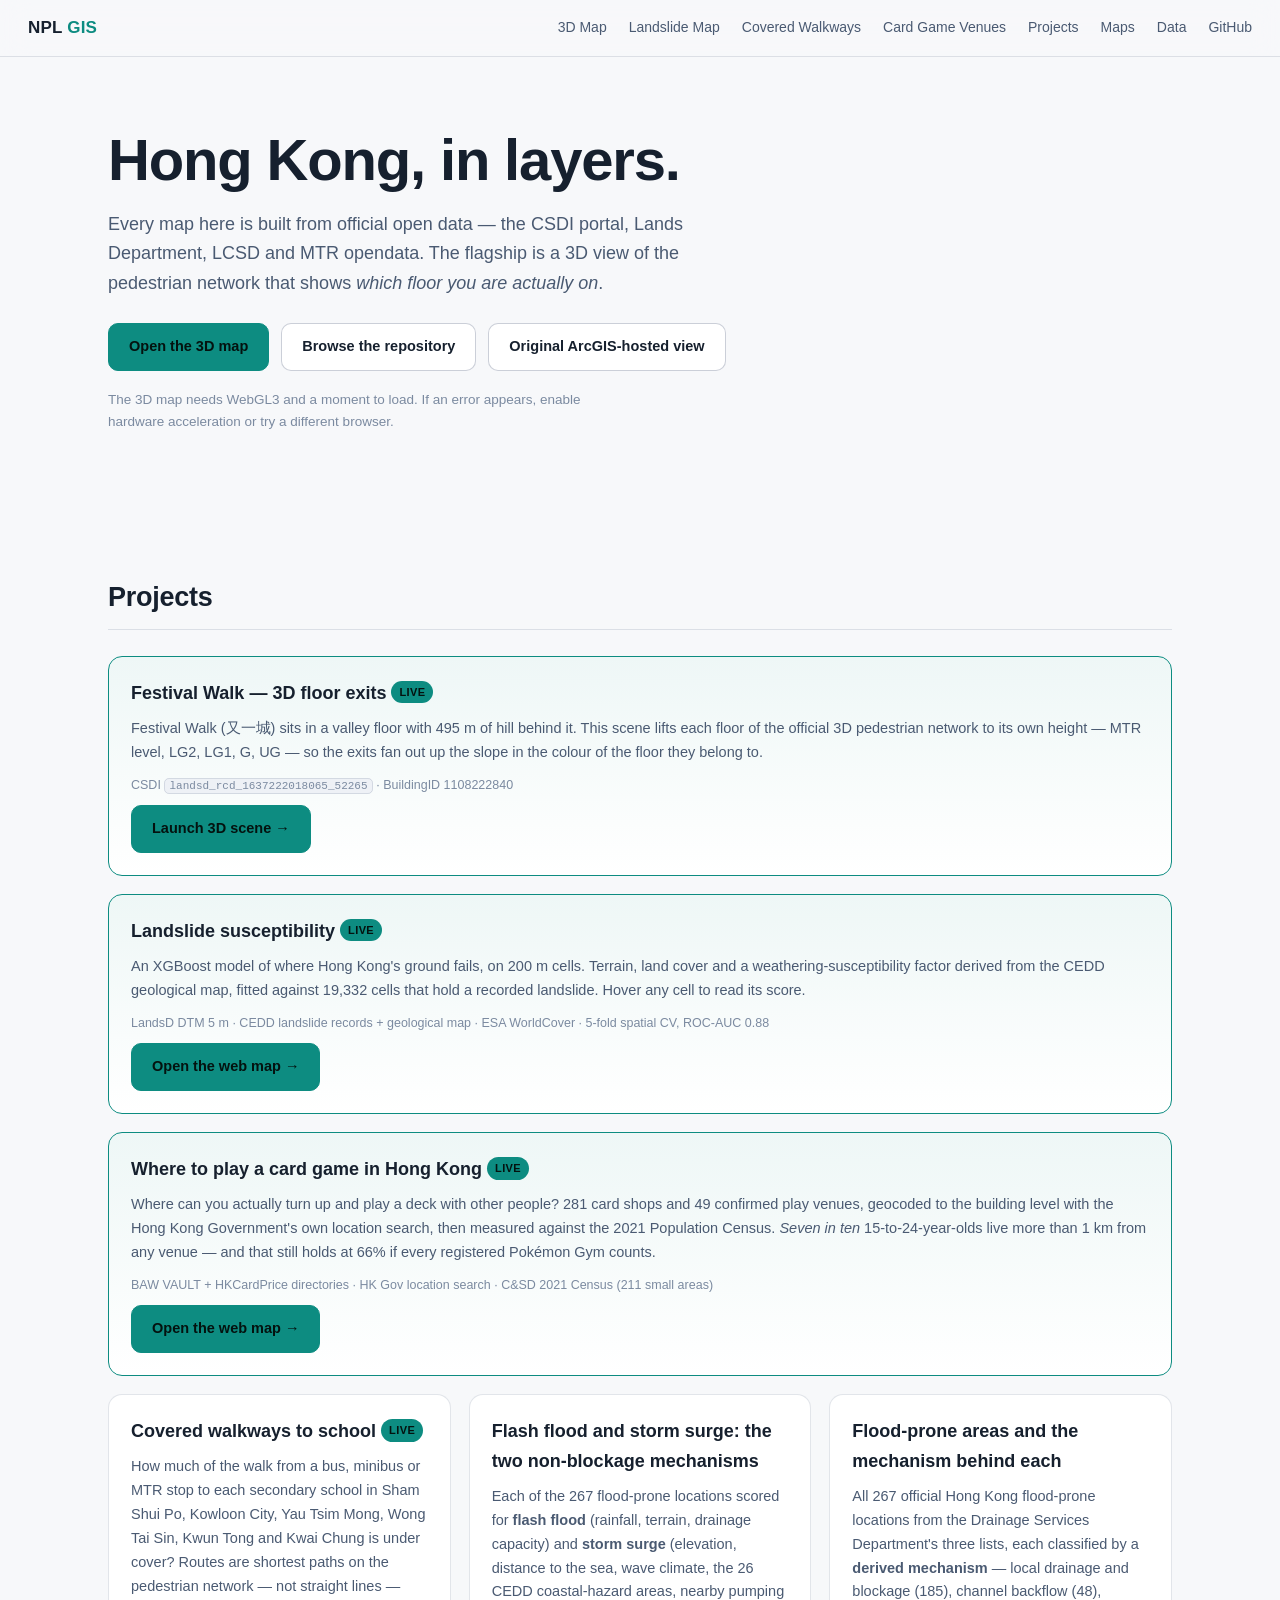
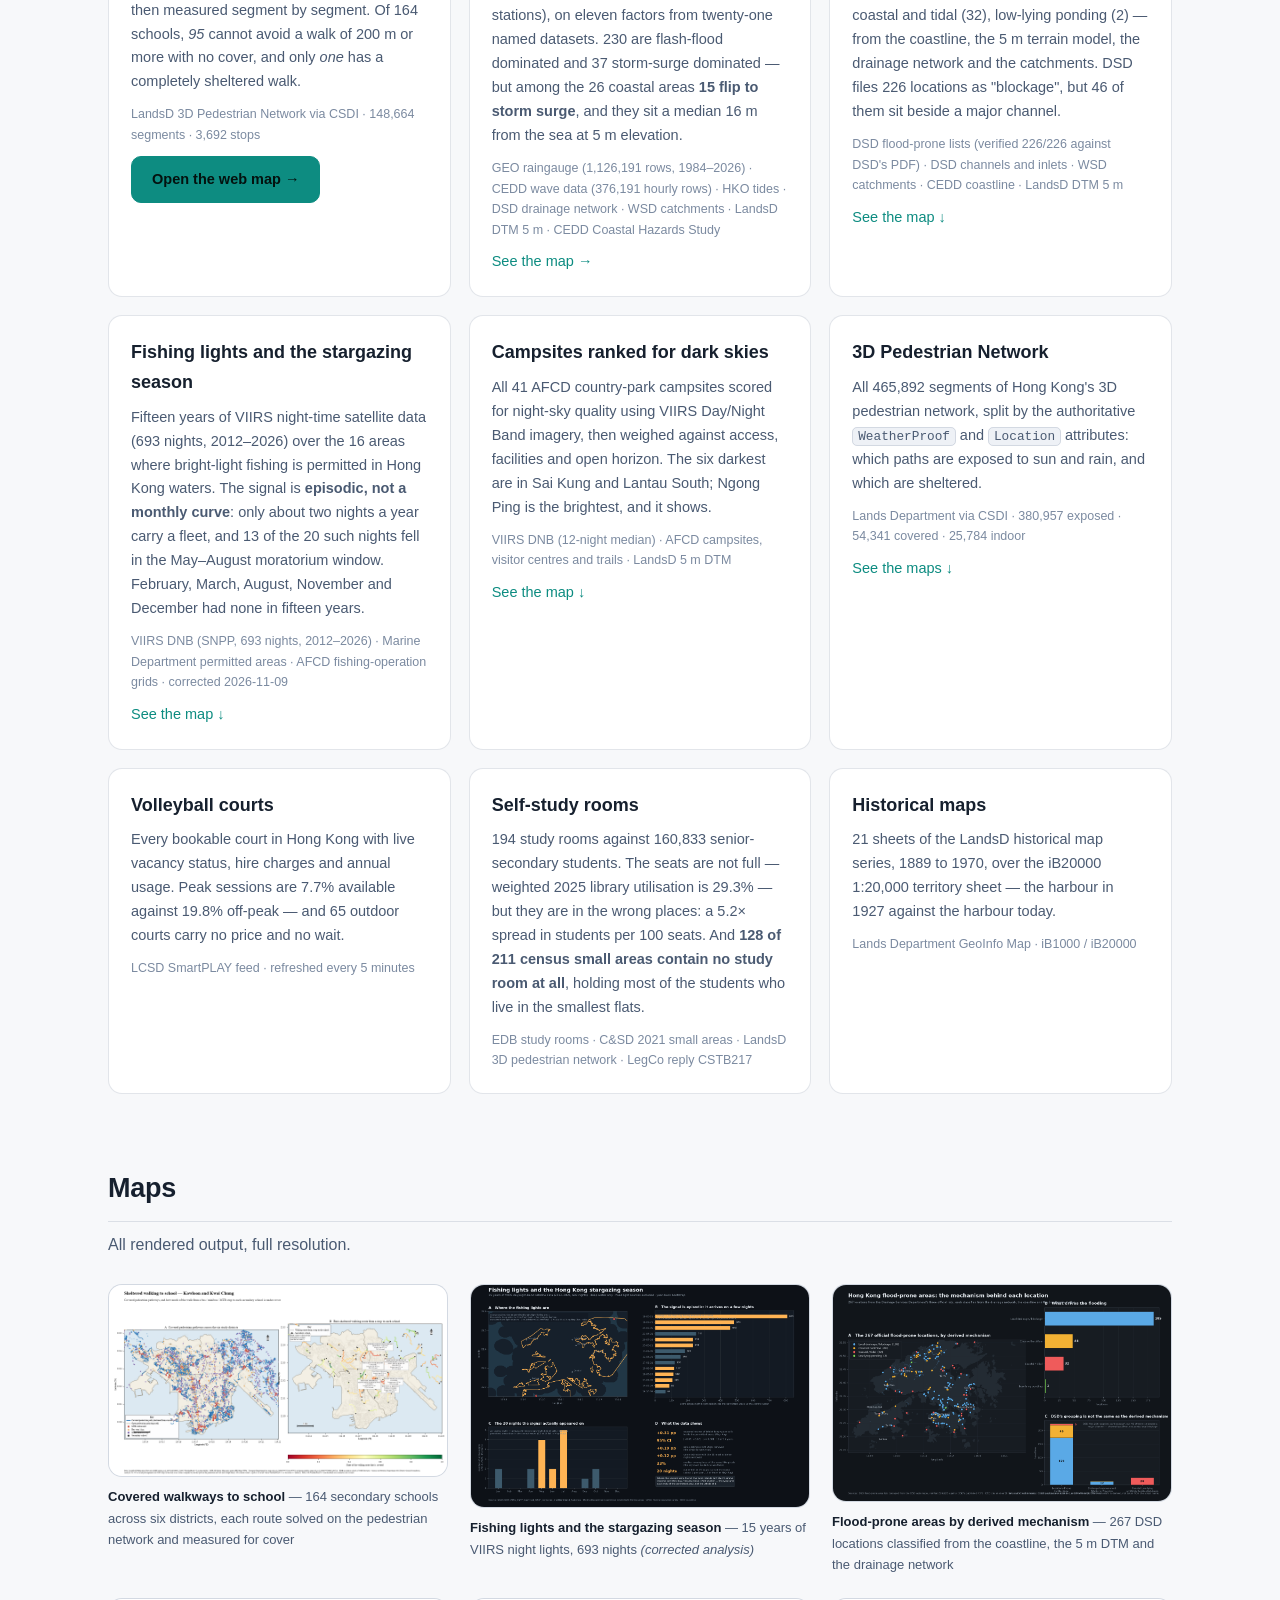
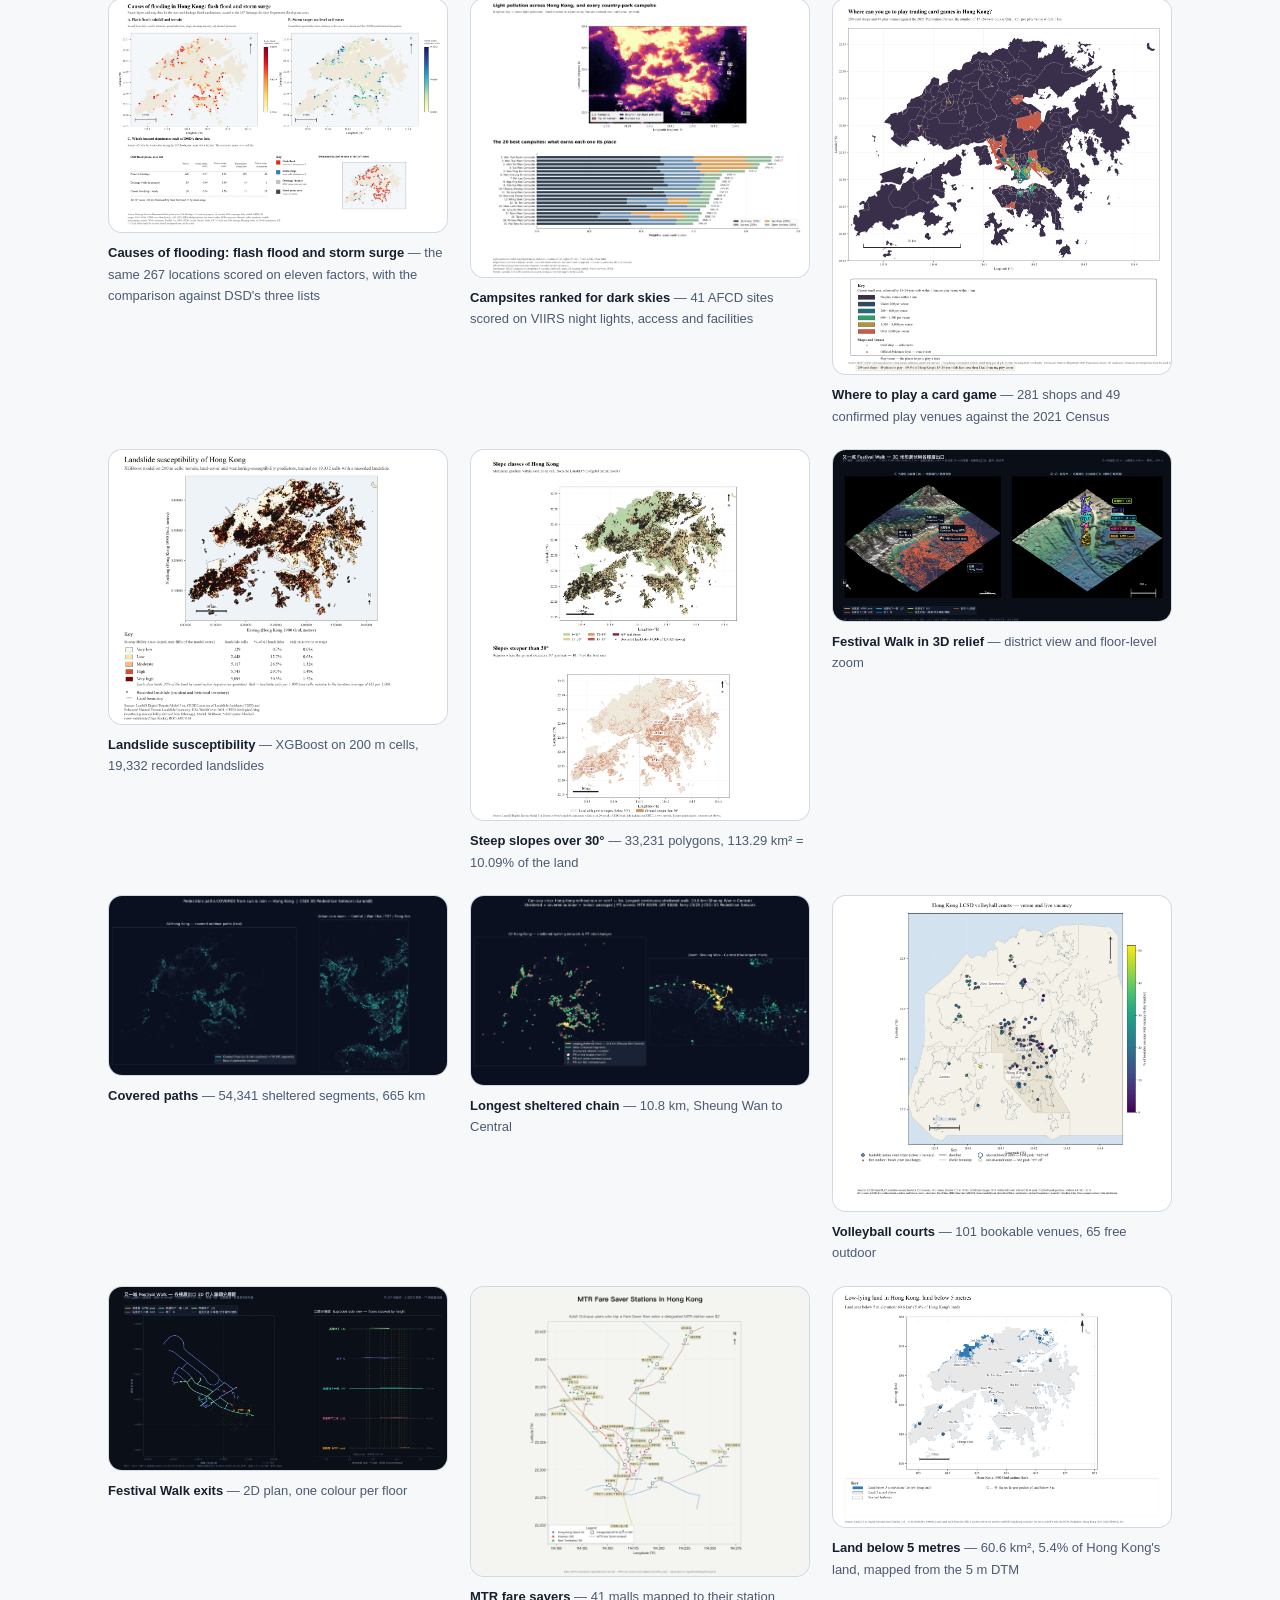
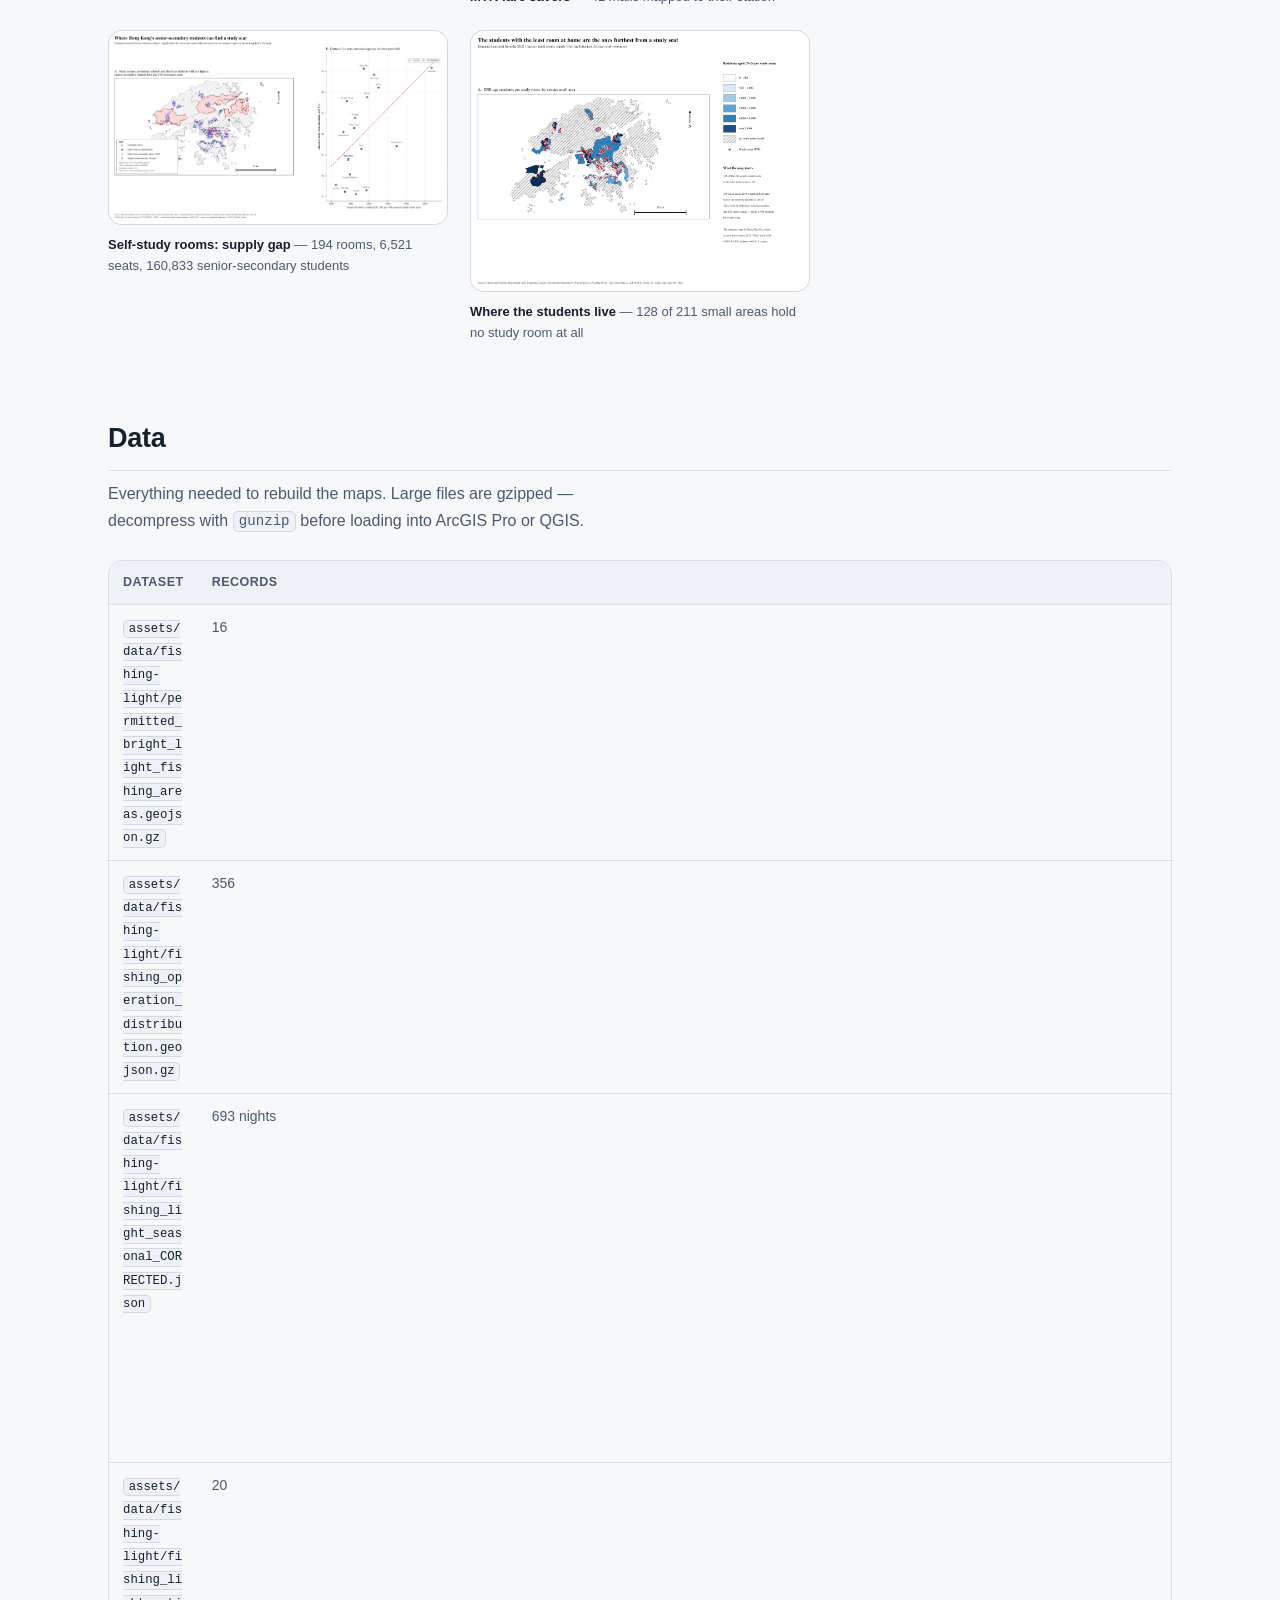
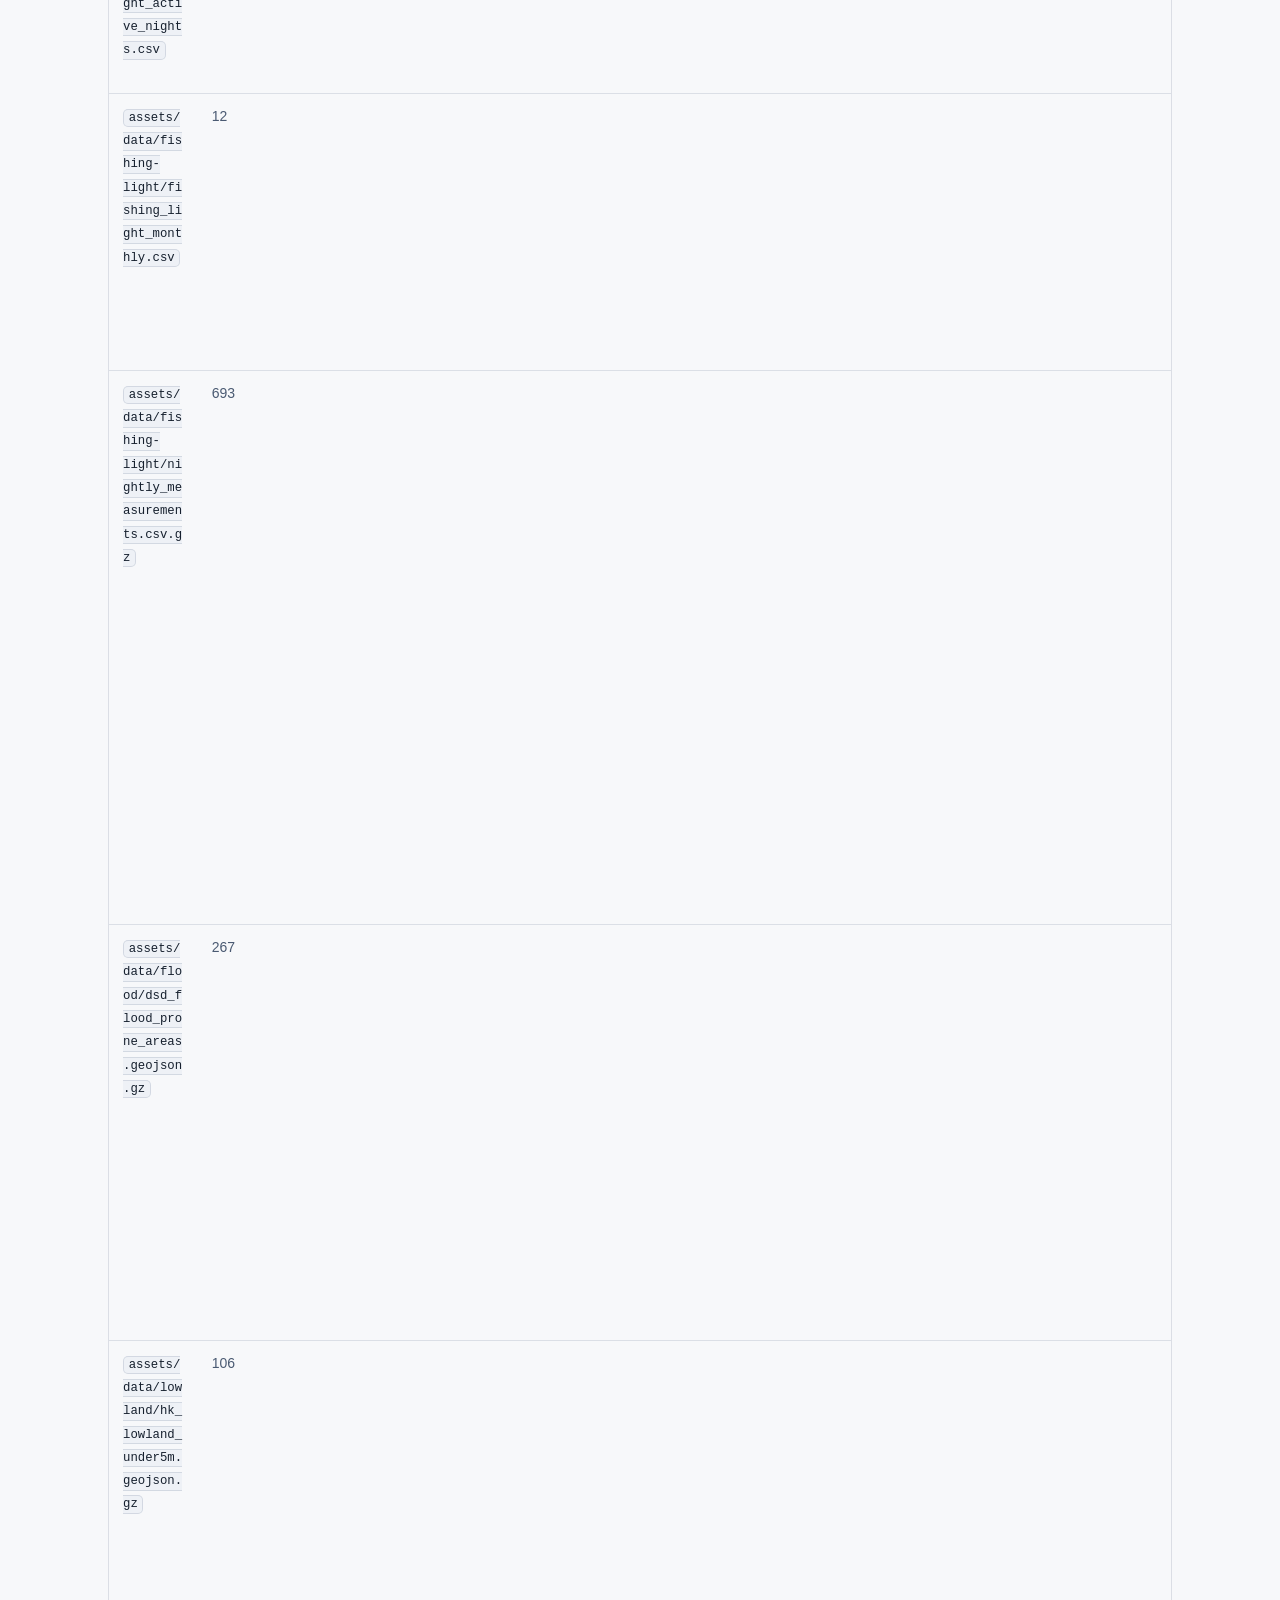
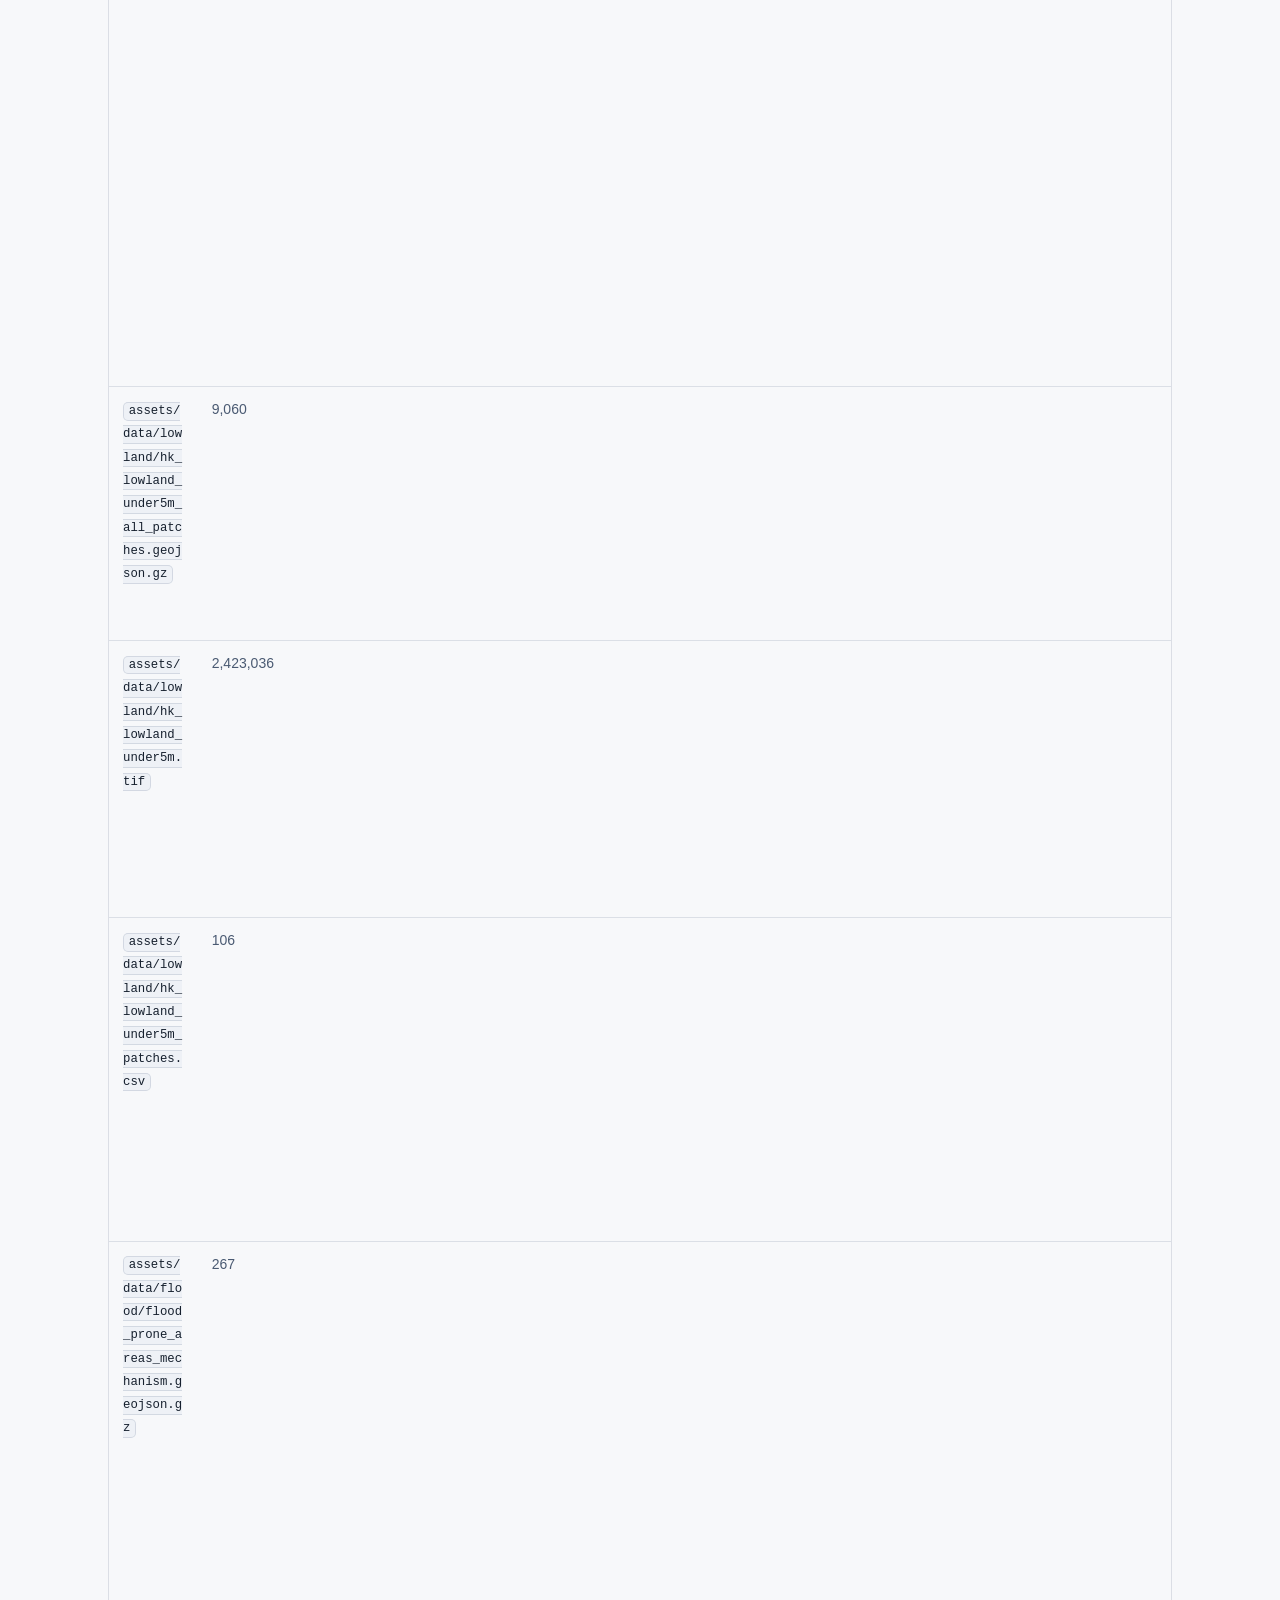
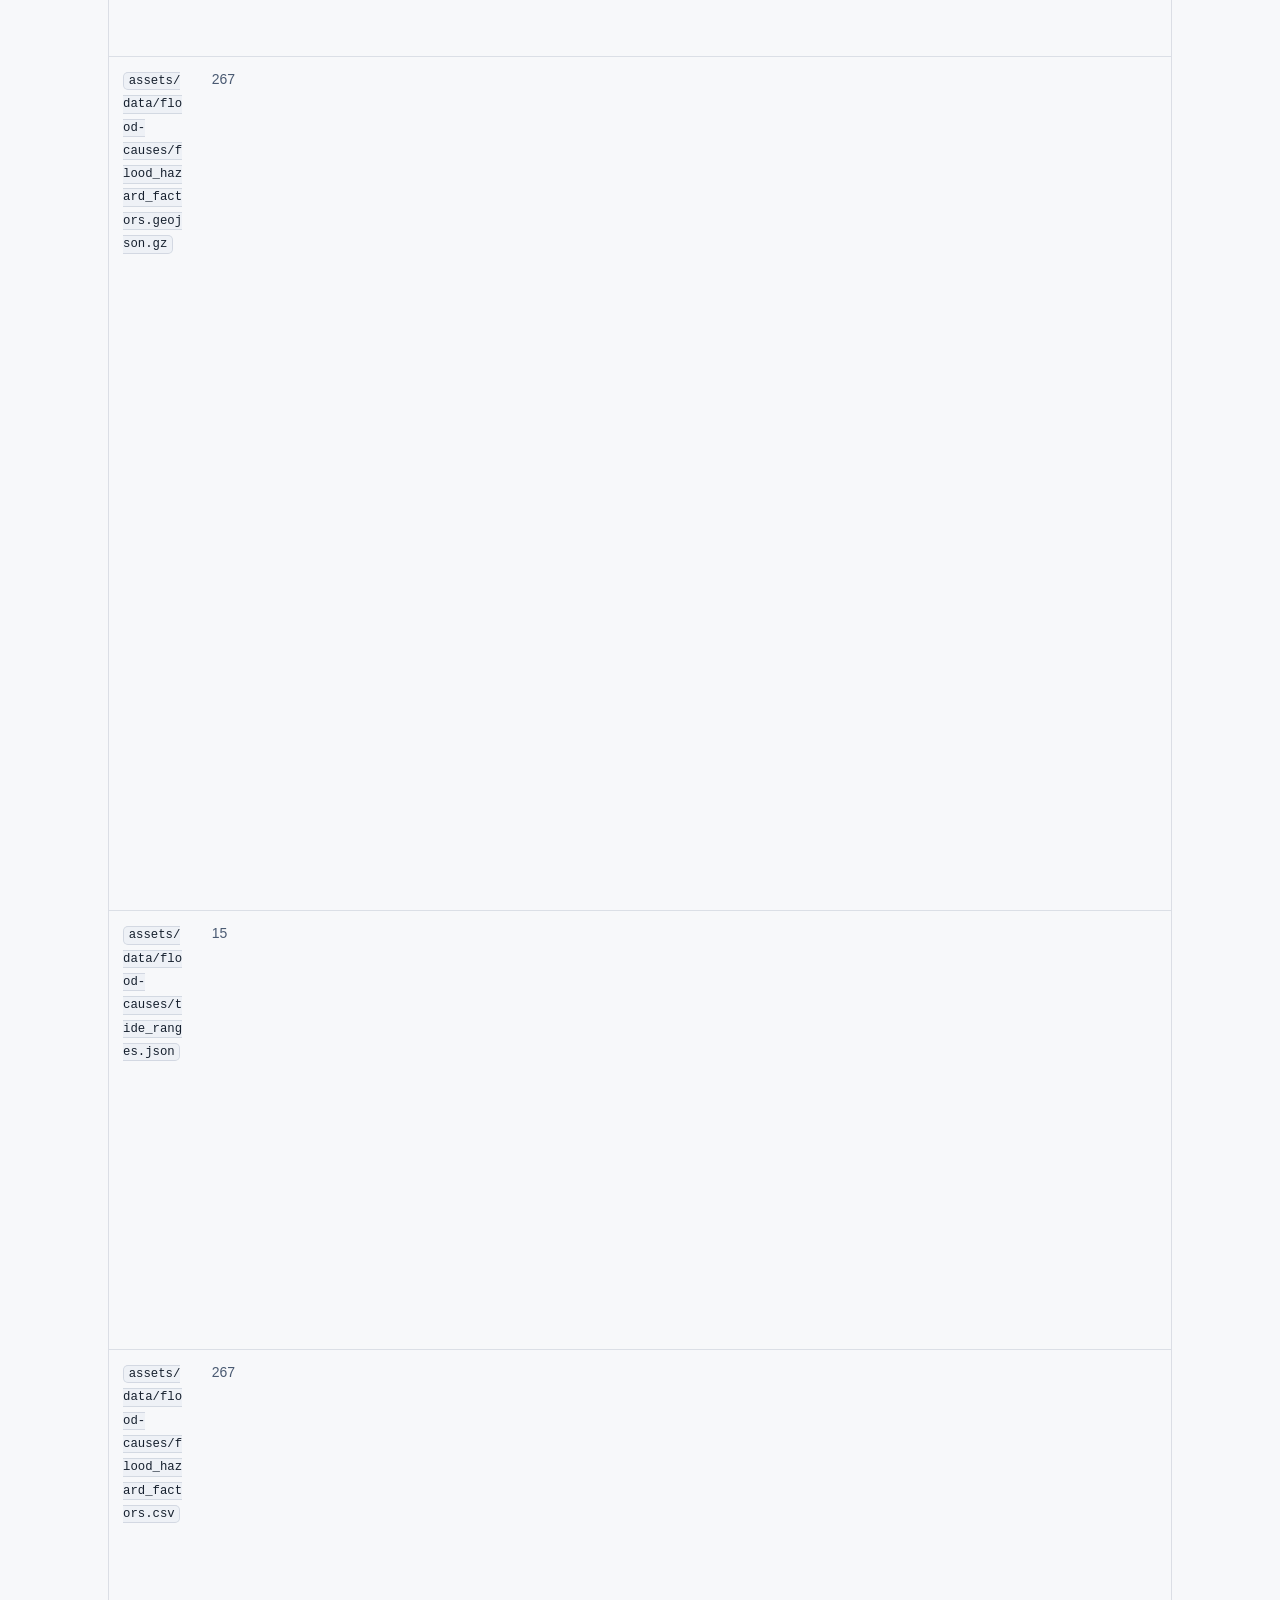
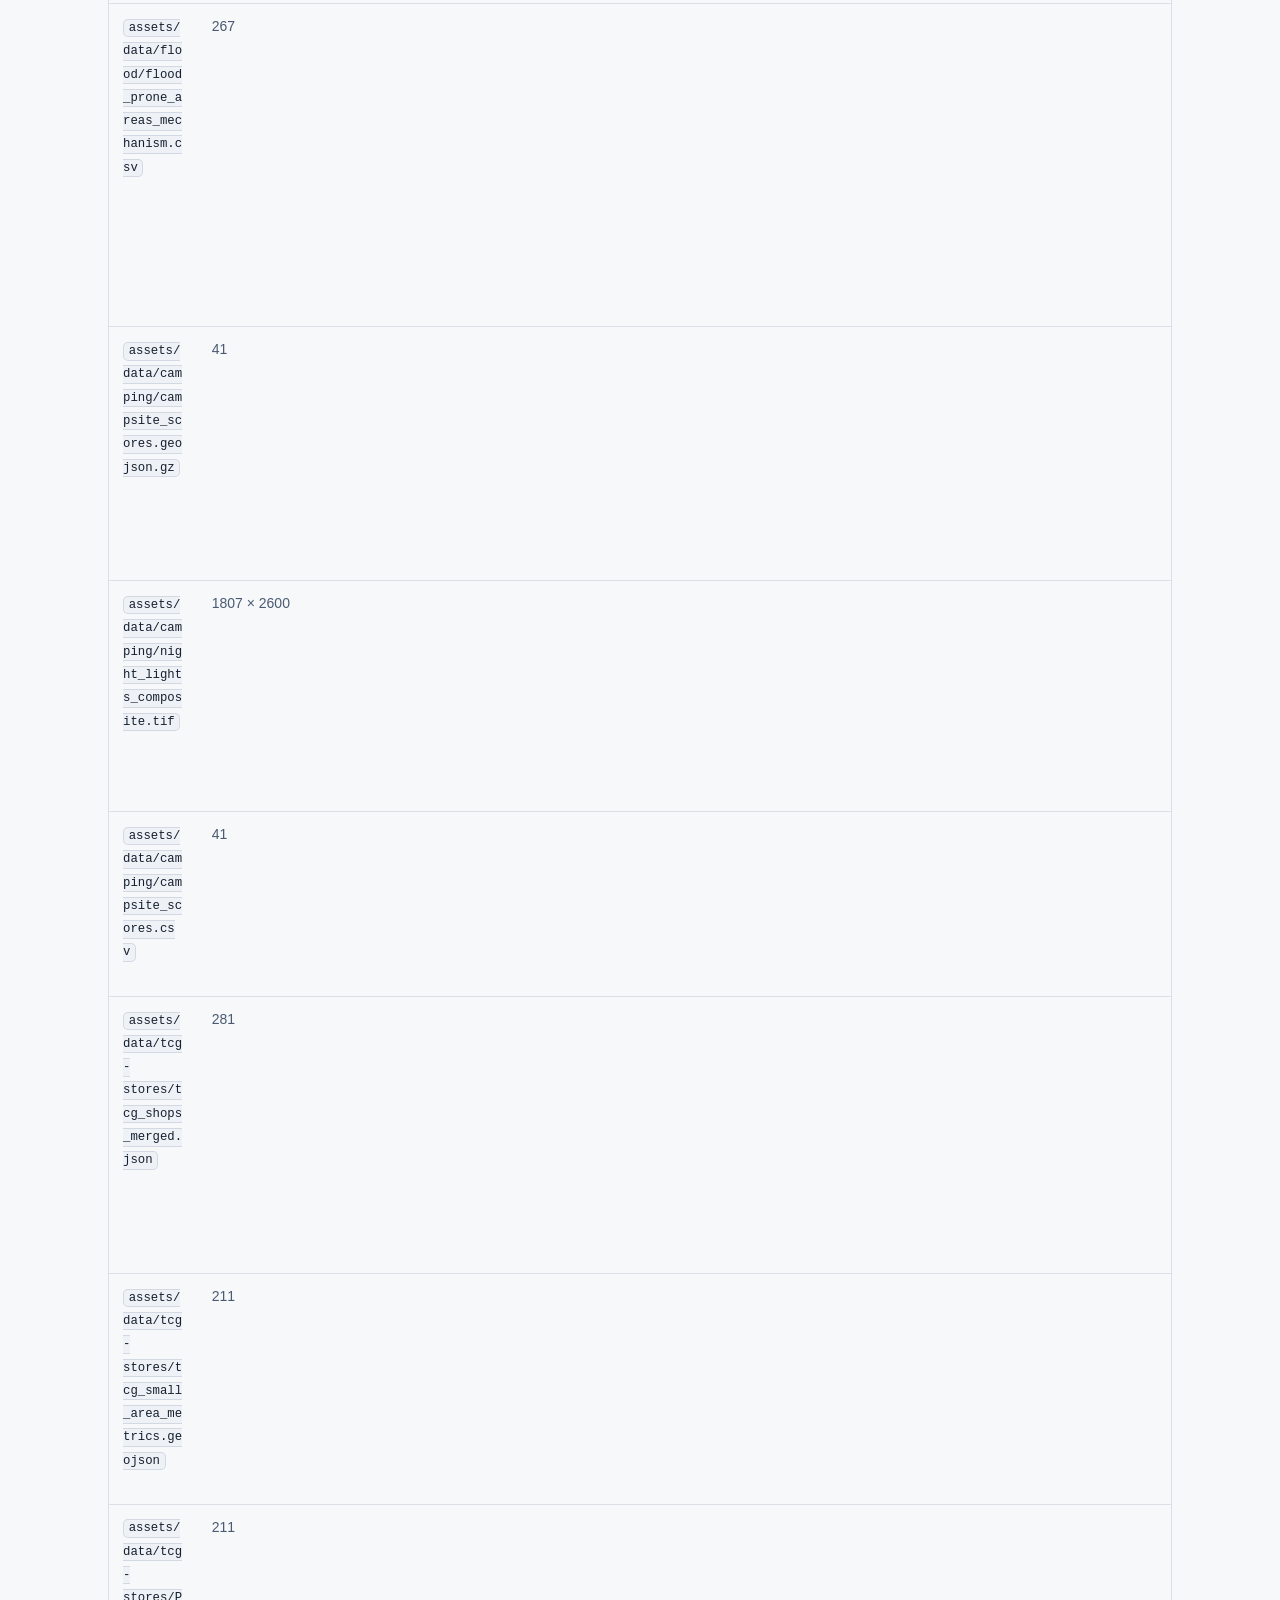
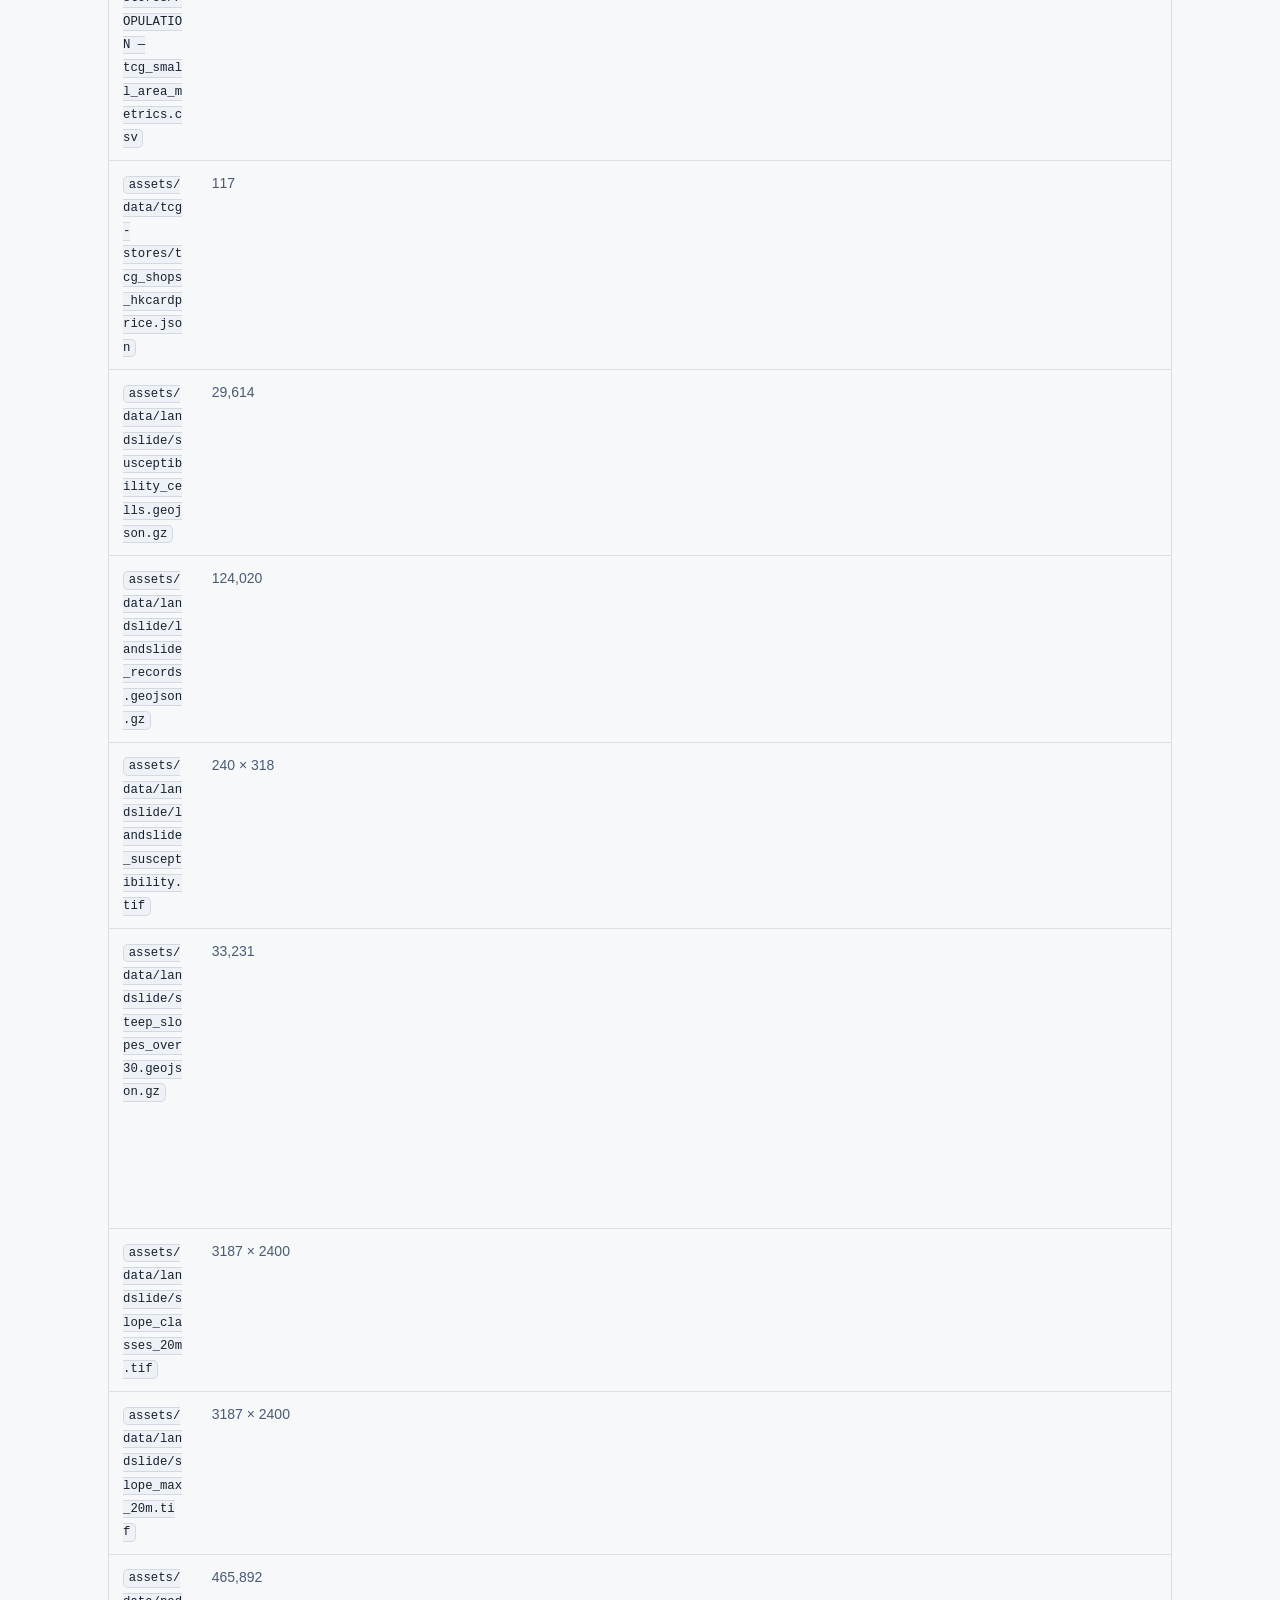
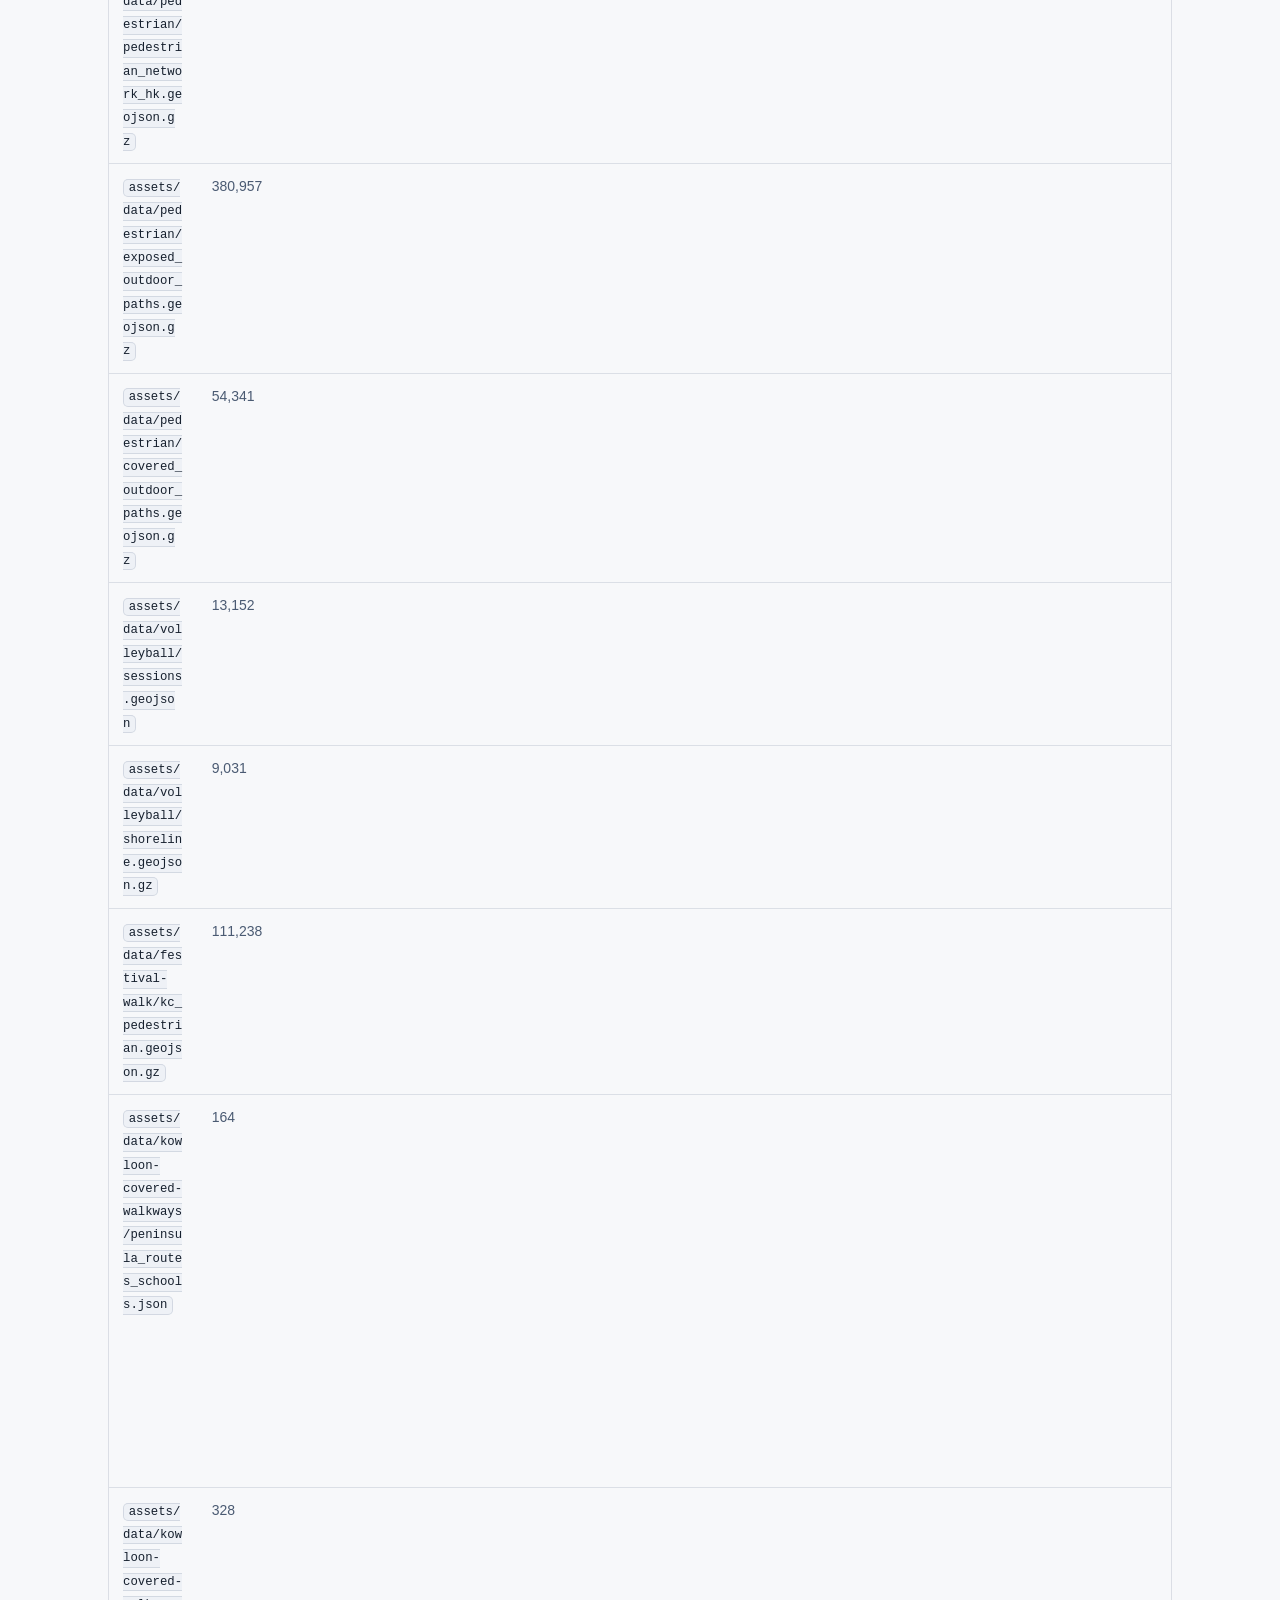
<file: index.html>
<!doctype html>
<html lang="en">
  <head>
    <meta charset="UTF-8" />
    <meta name="viewport" content="width=device-width,initial-scale=1" />
    <meta name="description" content="NPL GIS Team — Hong Kong geospatial projects: 3D pedestrian network, Festival Walk floor exits, volleyball courts, historical maps." />
    <title>NPL GIS Team</title>
    <link rel="icon" type="image/png" href="./favicon.png" />
    <link rel="stylesheet" href="./assets/style.css" />
  </head>

  <body>
    <header class="site-header">
      <a class="brand" href="./">NPL <span>GIS</span></a>
      <nav>
        <a href="./apps/festival-walk-3d/">3D Map</a>
        <a href="./apps/landslide-susceptibility/">Landslide Map</a>
        <a href="./apps/kowloon-covered-walkways/">Covered Walkways</a>
        <a href="./apps/tcg-stores/">Card Game Venues</a>
        <a href="./#projects">Projects</a>
        <a href="./#maps">Maps</a>
        <a href="./#data">Data</a>
        <a href="https://github.com/davidtwmak-maker/NPLGIS" rel="noopener">GitHub</a>
      </nav>
    </header>

    <main>
      <section class="hero">
        <h1>Hong Kong, in layers.</h1>
        <p class="lede">
          Every map here is built from official open data — the CSDI portal, Lands Department,
          LCSD and MTR opendata. The flagship is a 3D view of the pedestrian network that
          shows <em>which floor you are actually on</em>.
        </p>
        <p class="hero-actions">
          <a class="btn btn-primary" href="./apps/festival-walk-3d/">Open the 3D map</a>
          <a class="btn" href="https://github.com/davidtwmak-maker/NPLGIS">Browse the repository</a>
          <a class="btn" href="./arcgis-scene.html">Original ArcGIS-hosted view</a>
        </p>
        <p class="note">
          The 3D map needs WebGL3 and a moment to load. If an error appears, enable hardware
          acceleration or try a different browser.
        </p>
      </section>

      <section id="projects">
        <h2>Projects</h2>
        <div class="cards">
          <article class="card card-featured">
            <h3>Festival Walk — 3D floor exits <span class="tag tag-live">live</span></h3>
            <p>
              Festival Walk (又一城) sits in a valley floor with 495 m of hill behind it.
              This scene lifts each floor of the official 3D pedestrian network to its own
              height — MTR level, LG2, LG1, G, UG — so the exits fan out up the slope in
              the colour of the floor they belong to.
            </p>
            <p class="meta">CSDI <code>landsd_rcd_1637222018065_52265</code> · BuildingID 1108222840</p>
            <p><a class="btn btn-primary" href="./apps/festival-walk-3d/">Launch 3D scene →</a></p>
          </article>

          <article class="card card-featured">
            <h3>Landslide susceptibility <span class="tag tag-live">live</span></h3>
            <p>
              An XGBoost model of where Hong Kong's ground fails, on 200 m cells.
              Terrain, land cover and a weathering-susceptibility factor derived from
              the CEDD geological map, fitted against 19,332 cells that hold a recorded
              landslide. Hover any cell to read its score.
            </p>
            <p class="meta">
              LandsD DTM 5 m · CEDD landslide records + geological map · ESA WorldCover
              · 5-fold spatial CV, ROC-AUC 0.88
            </p>
            <p><a class="btn btn-primary" href="./apps/landslide-susceptibility/">Open the web map →</a></p>
          </article>

          <article class="card card-featured">
            <h3>Where to play a card game in Hong Kong <span class="tag tag-live">live</span></h3>
            <p>
              Where can you actually turn up and play a deck with other people? 281 card
              shops and 49 confirmed play venues, geocoded to the building level with the
              Hong Kong Government's own location search, then measured against the 2021
              Population Census. <em>Seven in ten</em> 15-to-24-year-olds live more than
              1 km from any venue — and that still holds at 66% if every registered
              Pokémon Gym counts.
            </p>
            <p class="meta">
              BAW VAULT + HKCardPrice directories · HK Gov location search ·
              C&amp;SD 2021 Census (211 small areas)
            </p>
            <p><a class="btn btn-primary" href="./apps/tcg-stores/">Open the web map →</a></p>
          </article>

          <article class="card">
            <h3>Covered walkways to school <span class="tag tag-live">live</span></h3>
            <p>
              How much of the walk from a bus, minibus or MTR stop to each secondary school in
              Sham Shui Po, Kowloon City, Yau Tsim Mong, Wong Tai Sin, Kwun Tong and Kwai Chung
              is under cover? Routes are shortest paths on the pedestrian
              network — not straight lines — then measured segment by segment. Of 164 schools,
              <em>95</em> cannot avoid a walk of 200 m or more with no cover, and only
              <em>one</em> has a completely sheltered walk.
            </p>
            <p class="meta">
              LandsD 3D Pedestrian Network via CSDI · 148,664 segments · 3,692 stops
            </p>
            <p><a class="btn btn-primary" href="./apps/kowloon-covered-walkways/">Open the web map →</a></p>
          </article>

          <article class="card">
            <h3>Flash flood and storm surge: the two non-blockage mechanisms</h3>
            <p>
              Each of the 267 flood-prone locations scored for
              <strong>flash flood</strong> (rainfall, terrain, drainage
              capacity) and <strong>storm surge</strong> (elevation,
              distance to the sea, wave climate, the 26 CEDD coastal-hazard
              areas, nearby pumping stations), on eleven factors from
              twenty-one named datasets. 230 are flash-flood dominated and
              37 storm-surge dominated — but among the 26 coastal areas
              <strong>15 flip to storm surge</strong>, and they sit a median
              16 m from the sea at 5 m elevation.
            </p>
            <p class="meta">
              GEO raingauge (1,126,191 rows, 1984–2026) · CEDD wave data
              (376,191 hourly rows) · HKO tides · DSD drainage network ·
              WSD catchments · LandsD DTM 5 m · CEDD Coastal Hazards Study
            </p>
            <p><a href="#maps">See the map →</a></p>
          </article>
          <article class="card">
            <h3>Flood-prone areas and the mechanism behind each</h3>
            <p>
              All 267 official Hong Kong flood-prone locations from the Drainage
              Services Department's three lists, each classified by a
              <strong>derived mechanism</strong> — local drainage and blockage (185),
              channel backflow (48), coastal and tidal (32), low-lying ponding (2) —
              from the coastline, the 5 m terrain model, the drainage network and the
              catchments. DSD files 226 locations as "blockage", but 46 of them sit
              beside a major channel.
            </p>
            <p class="meta">
              DSD flood-prone lists (verified 226/226 against DSD's PDF) · DSD
              channels and inlets · WSD catchments · CEDD coastline · LandsD DTM 5 m
            </p>
            <p><a href="#maps">See the map ↓</a></p>
          </article>

          <article class="card">
            <h3>Fishing lights and the stargazing season</h3>
            <p>
              Fifteen years of VIIRS night-time satellite data (693 nights, 2012–2026)
              over the 16 areas where bright-light fishing is permitted in Hong Kong
              waters. The signal is <strong>episodic, not a monthly curve</strong>:
              only about two nights a year carry a fleet, and 13 of the 20 such nights
              fell in the May–August moratorium window. February, March, August,
              November and December had none in fifteen years.
            </p>
            <p class="meta">
              VIIRS DNB (SNPP, 693 nights, 2012–2026) · Marine Department permitted
              areas · AFCD fishing-operation grids · corrected 2026-11-09
            </p>
            <p><a href="#maps">See the map ↓</a></p>
          </article>

          <article class="card">
            <h3>Campsites ranked for dark skies</h3>
            <p>
              All 41 AFCD country-park campsites scored for night-sky quality
              using VIIRS Day/Night Band imagery, then weighed against access,
              facilities and open horizon. The six darkest are in Sai Kung and
              Lantau South; Ngong Ping is the brightest, and it shows.
            </p>
            <p class="meta">
              VIIRS DNB (12-night median) · AFCD campsites, visitor centres and
              trails · LandsD 5 m DTM
            </p>
            <p><a href="#maps">See the map ↓</a></p>
          </article>

          <article class="card">
            <h3>3D Pedestrian Network</h3>
            <p>
              All 465,892 segments of Hong Kong's 3D pedestrian network, split by the
              authoritative <code>WeatherProof</code> and <code>Location</code> attributes:
              which paths are exposed to sun and rain, and which are sheltered.
            </p>
            <p class="meta">
              Lands Department via CSDI · 380,957 exposed · 54,341 covered · 25,784 indoor
            </p>
            <p><a href="#maps">See the maps ↓</a></p>
          </article>

          <article class="card">
            <h3>Volleyball courts</h3>
            <p>
              Every bookable court in Hong Kong with live vacancy status, hire charges and
              annual usage. Peak sessions are 7.7% available against 19.8% off-peak — and
              65 outdoor courts carry no price and no wait.
            </p>
            <p class="meta">LCSD SmartPLAY feed · refreshed every 5 minutes</p>
          </article>

          <article class="card">
            <h3>Self-study rooms</h3>
            <p>
              194 study rooms against 160,833 senior-secondary students. The seats are
              not full — weighted 2025 library utilisation is 29.3% — but they are in
              the wrong places: a 5.2&times; spread in students per 100 seats. And
              <strong>128 of 211 census small areas contain no study room at all</strong>,
              holding most of the students who live in the smallest flats.
            </p>
            <p class="meta">
              EDB study rooms &middot; C&amp;SD 2021 small areas &middot; LandsD 3D pedestrian network
              &middot; LegCo reply CSTB217
            </p>
          </article>

          <article class="card">
            <h3>Historical maps</h3>
            <p>
              21 sheets of the LandsD historical map series, 1889 to 1970, over the
              iB20000 1:20,000 territory sheet — the harbour in 1927 against the harbour today.
            </p>
            <p class="meta">Lands Department GeoInfo Map · iB1000 / iB20000</p>
          </article>
        </div>
      </section>

      <section id="maps">
        <h2>Maps</h2>
        <p class="section-lede">All rendered output, full resolution.</p>
        <div class="map-grid">
          <figure>
            <a href="./assets/maps/kowloon-covered-walkways/kowloon_peninsula_covered_routes.png">
              <img src="./assets/maps/kowloon-covered-walkways/kowloon_peninsula_covered_routes.png"
                   alt="Two-panel map of Kowloon and Kwai Chung: covered pedestrian pathways in blue with MTR exits, bus stops, minibus stops and the 164 secondary schools; and the best-sheltered walking route from a stop to each school, coloured red to green by the share of the route under cover" loading="lazy" />
            </a>
            <figcaption><strong>Covered walkways to school</strong> — 164 secondary schools across six districts, each route solved on the pedestrian network and measured for cover</figcaption>
          </figure>
          <figure>
            <a href="./assets/maps/fishing-light/HK_fishing_light_seasonal_map_CORRECTED.png">
              <img src="./assets/maps/fishing-light/HK_fishing_light_seasonal_map_CORRECTED.png"
                   alt="Four panels on fishing lights in Hong Kong: a map of the 16 permitted bright-light fishing areas with numbered markers for excluded fixed structures, a horizontal bar chart of the nights that carried the fishing-light signal, a monthly chart of the median excess bright cells, and a panel of headline statistics" loading="lazy" />
            </a>
            <figcaption><strong>Fishing lights and the stargazing season</strong> — 15 years of VIIRS night lights, 693 nights <em>(corrected analysis)</em></figcaption>
          </figure>
          <figure>
            <a href="./assets/maps/flood/HK_flood_mechanism_map.png">
              <img src="./assets/maps/flood/HK_flood_mechanism_map.png"
                   alt="Map of Hong Kong with the 267 official flood-prone locations coloured by their derived flood mechanism — local drainage and blockage, channel backflow, coastal and tidal, or low-lying ponding — over the drainage network, with a bar chart of the mechanism counts and a stacked bar chart cross-tabulating the derived mechanism against DSD's own three lists" loading="lazy" />
            </a>
            <figcaption><strong>Flood-prone areas by derived mechanism</strong> — 267 DSD locations classified from the coastline, the 5 m DTM and the drainage network</figcaption>
          </figure>
          <figure>
            <a href="./assets/maps/flood-causes/HK_flood_causes_map.png">
              <img src="./assets/maps/flood-causes/HK_flood_causes_map.png"
                   alt="Map of Hong Kong with the 267 official flood-prone locations coloured by their flash-flood exposure score and by their storm-surge exposure score, with a comparison table of the mean scores for each of DSD's three lists and a small map of which hazard dominates at each location"
                   loading="lazy" />
            </a>
            <figcaption><strong>Causes of flooding: flash flood and storm surge</strong> — the same 267 locations scored on eleven factors, with the comparison against DSD's three lists</figcaption>
          </figure>
          <figure>
            <a href="./assets/maps/camping-sites/HK_camping_sites_dark_sky_map.png">
              <img src="./assets/maps/camping-sites/HK_camping_sites_dark_sky_map.png"
                   alt="Map of Hong Kong showing night-time light pollution from the VIIRS Day/Night Band, with all 41 country-park campsites marked and the six darkest numbered, and below it a bar chart ranking the 20 best campsites by darkness, access, facilities and open horizon" loading="lazy" />
            </a>
            <figcaption><strong>Campsites ranked for dark skies</strong> — 41 AFCD sites scored on VIIRS night lights, access and facilities</figcaption>
          </figure>
          <figure>
            <a href="./assets/maps/tcg-stores/tcg_shops_map.png">
              <img src="./assets/maps/tcg-stores/tcg_shops_map.png"
                   alt="Map of Hong Kong showing the 2021 Census small areas coloured by the number of 15-to-24-year-olds within 1 km per play venue, with the 281 card shops, the 49 confirmed play venues and the 63 registered Pokémon Gyms marked" loading="lazy" />
            </a>
            <figcaption><strong>Where to play a card game</strong> — 281 shops and 49 confirmed play venues against the 2021 Census</figcaption>
          </figure>
          <figure>
            <a href="./assets/maps/landslide-susceptibility/landslide_susceptibility_map.png">
              <img src="./assets/maps/landslide-susceptibility/landslide_susceptibility_map.png"
                   alt="Map of Hong Kong showing landslide susceptibility in five classes on a 200 m grid, with recorded landslide locations" loading="lazy" />
            </a>
            <figcaption><strong>Landslide susceptibility</strong> — XGBoost on 200 m cells, 19,332 recorded landslides</figcaption>
          </figure>
          <figure>
            <a href="./assets/maps/landslide-susceptibility/steep_slopes_over30_map.png">
              <img src="./assets/maps/landslide-susceptibility/steep_slopes_over30_map.png"
                   alt="Two maps of Hong Kong: slope classes from the LandsD 5 m DTM with recorded landslide incidents overprinted, and below it the ground steeper than 30 degrees shown as 33,231 polygons covering 10.09% of the land area" loading="lazy" />
            </a>
            <figcaption><strong>Steep slopes over 30°</strong> — 33,231 polygons, 113.29 km² = 10.09% of the land</figcaption>
          </figure>
          <figure>
            <a href="./assets/maps/festival-walk/festival_walk_3d_relief.png">
              <img src="./assets/maps/festival-walk/festival_walk_3d_relief.png"
                   alt="3D relief map of Kowloon Tong and Lion Rock with the pedestrian network overlaid, and a zoom on Festival Walk showing exits by floor" loading="lazy" />
            </a>
            <figcaption><strong>Festival Walk in 3D relief</strong> — district view and floor-level zoom</figcaption>
          </figure>
          <figure>
            <a href="./assets/maps/pedestrian-network/map_covered_paths.png">
              <img src="./assets/maps/pedestrian-network/map_covered_paths.png"
                   alt="Map of Hong Kong showing covered pedestrian paths" loading="lazy" />
            </a>
            <figcaption><strong>Covered paths</strong> — 54,341 sheltered segments, 665 km</figcaption>
          </figure>
          <figure>
            <a href="./assets/maps/pedestrian-network/map_sheltered_chain.png">
              <img src="./assets/maps/pedestrian-network/map_sheltered_chain.png"
                   alt="Map showing the longest chain of sheltered walking under cover" loading="lazy" />
            </a>
            <figcaption><strong>Longest sheltered chain</strong> — 10.8 km, Sheung Wan to Central</figcaption>
          </figure>
          <figure>
            <a href="./assets/maps/volleyball-courts/hk_outline_map.png">
              <img src="./assets/maps/volleyball-courts/hk_outline_map.png"
                   alt="Map of Hong Kong outline with volleyball court locations" loading="lazy" />
            </a>
            <figcaption><strong>Volleyball courts</strong> — 101 bookable venues, 65 free outdoor</figcaption>
          </figure>
          <figure>
            <a href="./assets/maps/festival-walk/festival_walk_floors_map.png">
              <img src="./assets/maps/festival-walk/festival_walk_floors_map.png"
                   alt="Map showing Festival Walk exits on each floor" loading="lazy" />
            </a>
            <figcaption><strong>Festival Walk exits</strong> — 2D plan, one colour per floor</figcaption>
          </figure>
          <figure>
            <a href="./assets/maps/festival-walk/mtr_fare_saver_map.png">
              <img src="./assets/maps/festival-walk/mtr_fare_saver_map.png"
                   alt="Map of MTR lines with fare saver shopping malls" loading="lazy" />
            </a>
            <figcaption><strong>MTR fare savers</strong> — 41 malls mapped to their station</figcaption>
          </figure>
          <figure>
            <a href="./assets/maps/lowland/HK_lowland_under5m_map.png">
              <img src="./assets/maps/lowland/HK_lowland_under5m_map.png"
                   alt="Map of Hong Kong showing the land below 5 metres above sea level in blue over the 5 metre terrain model, with the ten largest low-lying patches numbered and named — Yuen Long, the northern New Territories coast, Tolo Harbour, Tai O on Lantau, the south Lantau coast, Kwai Chung, the Tuen Mun coast, Lok Ma Chau and Ma On Shan" loading="lazy" />
            </a>
            <figcaption><strong>Land below 5 metres</strong> — 60.6 km², 5.4% of Hong Kong's land, mapped from the 5 m DTM</figcaption>
          </figure>
          <figure>
            <a href="./assets/maps/self-study-rooms/fig_study_rooms_gap.png">
              <img src="./assets/maps/self-study-rooms/fig_study_rooms_gap.png"
                   alt="Map of Hong Kong showing the 194 study rooms and 514 secondary schools, with the three most contended districts shaded, and beside it a scatter plot of senior-secondary students per 100 seats against 2025 library study-seat utilisation for all 18 districts" loading="lazy" />
            </a>
            <figcaption><strong>Self-study rooms: supply gap</strong> — 194 rooms, 6,521 seats, 160,833 senior-secondary students</figcaption>
          </figure>
          <figure>
            <a href="./assets/maps/self-study-rooms/fig_crowding_small_area.png">
              <img src="./assets/maps/self-study-rooms/fig_crowding_small_area.png"
                   alt="Choropleth map of Hong Kong's 211 census small areas coloured by residents aged 15 to 24 per study room, with the 128 small areas containing no study room hatched in grey and the study rooms marked as red squares" loading="lazy" />
            </a>
            <figcaption><strong>Where the students live</strong> — 128 of 211 small areas hold no study room at all</figcaption>
          </figure>
        </div>
      </section>

      <section id="data">
        <h2>Data</h2>
        <p class="section-lede">
          Everything needed to rebuild the maps. Large files are gzipped — decompress with
          <code>gunzip</code> before loading into ArcGIS Pro or QGIS.
        </p>
        <div class="table-wrap">
          <table>
            <thead>
              <tr><th>Dataset</th><th>Records</th><th>Source</th></tr>
            </thead>
            <tbody>
              <tr>
                <td><code>assets/data/fishing-light/permitted_bright_light_fishing_areas.geojson.gz</code></td>
                <td>16</td>
                <td>The areas in Hong Kong waters where bright-light fishing is permitted. Marine Department, EPSG:4326</td>
              </tr>
              <tr>
                <td><code>assets/data/fishing-light/fishing_operation_distribution.geojson.gz</code></td>
                <td>356</td>
                <td>Distribution of fishing operations of local vessels by grid and vessel class. AFCD, EPSG:4326</td>
              </tr>
              <tr>
                <td><code>assets/data/fishing-light/fishing_light_seasonal_CORRECTED.json</code></td>
                <td>693 nights</td>
                <td>Corrected results: seasonal effect with a year-block CI, vessel validation, per-area breakdown and the active-night list. Supersedes the first version of this study</td>
              </tr>
              <tr>
                <td><code>assets/data/fishing-light/fishing_light_active_nights.csv</code></td>
                <td>20</td>
                <td>The nights that carried the fishing-light signal, with the excess bright-cell count against the control water</td>
              </tr>
              <tr>
                <td><code>assets/data/fishing-light/fishing_light_monthly.csv</code></td>
                <td>12</td>
                <td>Monthly median excess of single-night bright cells in the permitted deep water, and the number of active nights per month</td>
              </tr>
              <tr>
                <td><code>assets/data/fishing-light/nightly_measurements.csv.gz</code></td>
                <td>693</td>
                <td>Per-night measurements across 2012–2026: the bright-cell rate in the permitted deep water and in the control deep water, the within-night contrast and the moon phase. Corrected analysis — deep water only, the LNG terminal and the power cable excluded</td>
              </tr>
              <tr>
                <td><code>assets/data/flood/dsd_flood_prone_areas.geojson.gz</code></td>
                <td>267</td>
                <td>The official Hong Kong flood-prone locations from DSD's three lists: 226 prone to blockage, 15 with drainage improvement works in progress, 26 coastal low-lying or windy residential areas. EPSG:4326</td>
              </tr>
              <tr>
                <td><code>assets/data/lowland/hk_lowland_under5m.geojson.gz</code></td>
                <td>106</td>
                <td>The land of Hong Kong below 5 metres above the Hong Kong Principal Datum &mdash; 60.58 km&sup2;, 5.43% of the land &mdash; as 106 contiguous patches, each with its area, centre point and mean, minimum and maximum elevation. Built from the 5 m LandsD DTM with a land mask, because the DTM codes the sea as 0 m. EPSG:4326</td>
              </tr>
              <tr>
                <td><code>assets/data/lowland/hk_lowland_under5m_all_patches.geojson.gz</code></td>
                <td>9,060</td>
                <td>Every contiguous patch of low-lying land, including the slivers under 0.05 km&sup2; that the cleaned layer drops. EPSG:4326</td>
              </tr>
              <tr>
                <td><code>assets/data/lowland/hk_lowland_under5m.tif</code></td>
                <td>2,423,036</td>
                <td>The same area as a binary raster on the 5 m grid, 1 = land below 5 m, 0 = everything else. 12,751 &times; 9,601 at 5 m, EPSG:2326 (HK1980)</td>
              </tr>
              <tr>
                <td><code>assets/data/lowland/hk_lowland_under5m_patches.csv</code></td>
                <td>106</td>
                <td>One row per low-lying patch: area in km&sup2; and hectares, the centre point in lon/lat, and the mean, minimum and maximum elevation within the patch</td>
              </tr>
              <tr>
                <td><code>assets/data/flood/flood_prone_areas_mechanism.geojson.gz</code></td>
                <td>267</td>
                <td>The same locations with the flood mechanism derived from the coastline, the 5 m terrain model, the drainage network and the catchments, with the evidence for each classification. EPSG:4326</td>
              </tr>
              <tr>
                <td><code>assets/data/flood-causes/flood_hazard_factors.geojson.gz</code></td>
                <td>267</td>
                <td>The 267 flood-prone locations with the flash-flood and storm-surge exposure scores and every factor behind them: daily rainfall extreme at the nearest GEO gauge, elevation, slope, inlet count, distance to a channel and an outfall, distance to the sea, wave climate, tidal range at the nearest HKO tide station, the 26 CEDD coastal-hazard areas and the nearby pumping stations. Relative indices, not probabilities. EPSG:4326</td>
              </tr>
              <tr>
                <td><code>assets/data/flood-causes/tide_ranges.json</code></td>
                <td>15</td>
                <td>The mean diurnal tidal range (mean high water minus mean low water) at each of the 15 HKO tide stations, read from the live HKO high/low tide CSVs, with the source URL for each. The storm-surge S4 factor. 0.99&ndash;1.44 m</td>
              </tr>
              <tr>
                <td><code>assets/data/flood-causes/flood_hazard_factors.csv</code></td>
                <td>267</td>
                <td>The flash-flood and storm-surge factor table: every factor value, both scores and the dominant hazard for each location</td>
              </tr>
              <tr>
                <td><code>assets/data/flood/flood_prone_areas_mechanism.csv</code></td>
                <td>267</td>
                <td>The derived mechanism table: mechanism, confidence, elevation, distance to the coast, to a major channel, to the nearest inlet and to the catchment edge</td>
              </tr>
              <tr>
                <td><code>assets/data/camping/campsite_scores.geojson.gz</code></td>
                <td>41</td>
                <td>AFCD country-park campsites scored for night-sky darkness, access, facilities and open horizon. EPSG:4326</td>
              </tr>
              <tr>
                <td><code>assets/data/camping/night_lights_composite.tif</code></td>
                <td>1807 × 2600</td>
                <td>VIIRS Day/Night Band (NOAA-21), median of 12 nights, 27 Oct – 7 Nov 2026. NASA GIBS. 8-bit display render</td>
              </tr>
              <tr>
                <td><code>assets/data/camping/campsite_scores.csv</code></td>
                <td>41</td>
                <td>Every factor behind the score, and the single-night rank-shift robustness check</td>
              </tr>
              <tr>
                <td><code>assets/data/tcg-stores/tcg_shops_merged.json</code></td>
                <td>281</td>
                <td>Every card shop in Hong Kong, geocoded to the building level, with its play flag, Pokémon Gym id and which directories confirm it</td>
              </tr>
              <tr>
                <td><code>assets/data/tcg-stores/tcg_small_area_metrics.geojson</code></td>
                <td>211</td>
                <td>2021 Census small areas with the 15–24 population and the young-people-per-play-venue measure. EPSG:4326</td>
              </tr>
              <tr>
                <td><code>assets/data/tcg-stores/POPULATION — tcg_small_area_metrics.csv</code></td>
                <td>211</td>
                <td>The same metrics as a table, including the 500 m and 1.5 km catchments and the count of shops near each area</td>
              </tr>
              <tr>
                <td><code>assets/data/tcg-stores/tcg_shops_hkcardprice.json</code></td>
                <td>117</td>
                <td>The HKCardPrice directory with its geocodes and District Council boundary checks</td>
              </tr>
              <tr>
                <td><code>assets/data/landslide/susceptibility_cells.geojson.gz</code></td>
                <td>29,614</td>
                <td>XGBoost susceptibility score per 200 m cell, EPSG:2326</td>
              </tr>
              <tr>
                <td><code>assets/data/landslide/landslide_records.geojson.gz</code></td>
                <td>124,020</td>
                <td>CEDD landslide incidents + ENTLI historical crowns, EPSG:2326</td>
              </tr>
              <tr>
                <td><code>assets/data/landslide/landslide_susceptibility.tif</code></td>
                <td>240 × 318</td>
                <td>Susceptibility raster, 200 m, EPSG:2326</td>
              </tr>
              <tr>
                <td><code>assets/data/landslide/steep_slopes_over30.geojson.gz</code></td>
                <td>33,231</td>
                <td>Polygons of ground steeper than 30° — 113.29 km² = 10.09% of the land. Slope is the <em>maximum</em> gradient within each 20 m cell. EPSG:2326</td>
              </tr>
              <tr>
                <td><code>assets/data/landslide/slope_classes_20m.tif</code></td>
                <td>3187 × 2400</td>
                <td>Five slope classes (0–15° / 15–30° / 30–45° / 45–60° / 60°+), 20 m, EPSG:2326</td>
              </tr>
              <tr>
                <td><code>assets/data/landslide/slope_max_20m.tif</code></td>
                <td>3187 × 2400</td>
                <td>Maximum gradient within each 20 m cell, degrees, EPSG:2326</td>
              </tr>
              <tr>
                <td><code>assets/data/pedestrian/pedestrian_network_hk.geojson.gz</code></td>
                <td>465,892</td>
                <td>LandsD 3D Pedestrian Network <code>landsd_rcd_1637222018065_52265</code></td>
              </tr>
              <tr>
                <td><code>assets/data/pedestrian/exposed_outdoor_paths.geojson.gz</code></td>
                <td>380,957</td>
                <td>Outdoor + NonCovered</td>
              </tr>
              <tr>
                <td><code>assets/data/pedestrian/covered_outdoor_paths.geojson.gz</code></td>
                <td>54,341</td>
                <td>Outdoor + Covered</td>
              </tr>
              <tr>
                <td><code>assets/data/volleyball/sessions.geojson</code></td>
                <td>13,152</td>
                <td>LCSD SmartPLAY live booking feed</td>
              </tr>
              <tr>
                <td><code>assets/data/volleyball/shoreline.geojson.gz</code></td>
                <td>9,031</td>
                <td>Esri China (HK) Shoreline, iB1000</td>
              </tr>
              <tr>
                <td><code>assets/data/festival-walk/kc_pedestrian.geojson.gz</code></td>
                <td>111,238</td>
                <td>Kowloon Tong pedestrian network</td>
              </tr>
              <tr>
                <td><code>assets/data/kowloon-covered-walkways/peninsula_routes_schools.json</code></td>
                <td>164</td>
                <td>Secondary schools in the six study districts with every exposure metric — covered share, route length and the longest uncovered stretch. The <code>ai_</code> fields are derived, not published</td>
              </tr>
              <tr>
                <td><code>assets/data/kowloon-covered-walkways/peninsula_route_geometry.geojson.gz</code></td>
                <td>328</td>
                <td>The routes themselves — shortest and best-covered per school, solved on the pedestrian network. EPSG:4326</td>
              </tr>
              <tr>
                <td><code>assets/data/kowloon-covered-walkways/peninsula_covered_paths.geojson.gz</code></td>
                <td>34,533</td>
                <td>The sheltered network in the study area (399.1 km), with street names. EPSG:4326</td>
              </tr>
              <tr>
                <td><code>assets/data/kowloon-covered-walkways/peninsula_pti.geojson.gz</code></td>
                <td>3,692</td>
                <td>MTR exits, bus stops and green minibus stops, each flagged for whether a covered path lies within 30 m. EPSG:4326</td>
              </tr>
              <tr>
                <td><code>assets/data/kowloon-covered-walkways/mtr_walk_schools.json</code></td>
                <td>164</td>
                <td>Worst-case scenario: bus and minibus service is out — walk metrics from the nearest MTR exit to each school (network distance, Tobler walking time, longest uncovered stretch)</td>
              </tr>
              <tr>
                <td><code>assets/data/kowloon-covered-walkways/mtr_walk_routes.geojson</code></td>
                <td>164</td>
                <td>The worst-case MTR walk geometry — the polyline each distance was measured on. EPSG:4326</td>
              </tr>
              <tr>
                <td><code>assets/data/kowloon-covered-walkways/Schools_RouteMetrics.csv</code></td>
                <td>164</td>
                <td>The same school metrics as a flat table, for pivoting without opening a GIS package</td>
              </tr>
              <tr>
                <td><code>assets/data/kowloon-covered-walkways/Kowloon_Covered_Walkways.gdb.zip</code></td>
                <td>7 feature classes</td>
                <td>Esri File Geodatabase, <strong>EPSG:2326 (Hong Kong 1980 Grid)</strong> — opens natively in ArcGIS Pro: <code>Schools_RouteMetrics</code> (164), <code>Route_Candidates</code> (24,978), <code>Routes_To_School</code> (328), <code>Covered_Paths</code> (34,533), <code>Stops_PTI</code> (3,692), <code>MTR_WorstCase_Walks</code> (164), <code>MTR_WorstCase_Schools</code> (164)</td>
              </tr>
              <tr>
                <td><code>assets/data/self-study-rooms/POPULATION — district_census_full.csv</code></td>
                <td>18 districts × 26 population columns — total, age bands, working/non-working, students, retired, households, median floor area, income, education, residency</td>
              </tr>
              <tr>
                <td><code>assets/data/self-study-rooms/POPULATION — small_area_census.csv</code></td>
                <td>211 census small areas × 20 columns — population, age bands, students, retired, floor area, and the study rooms inside each area</td>
              </tr>
              <tr>
                <td><code>assets/data/self-study-rooms/study_rooms.geojson</code></td>
                <td>194</td>
                <td>Every self-study room in Hong Kong, with its name and address. Education Bureau, EPSG:4326</td>
              </tr>
              <tr>
                <td><code>assets/data/self-study-rooms/census_small_areas_slim.geojson.gz</code></td>
                <td>211</td>
                <td>The 2021 census small areas, slimmed to the 18 attributes the analysis uses: age bands, employment status and median floor area. C&amp;SD, EPSG:4326</td>
              </tr>
              <tr>
                <td><code>assets/data/self-study-rooms/district_boundaries.geojson.gz</code></td>
                <td>18</td>
                <td>The District Council district boundaries, for the district-level join. C&amp;SD, EPSG:4326</td>
              </tr>
              <tr>
                <td><code>assets/data/self-study-rooms/sec_enrol_district_grade.csv</code></td>
                <td>22</td>
                <td>Senior-secondary enrolment by district and grade, S1&ndash;S7, 2025/26. Education Bureau (published as a table, with no geometry)</td>
              </tr>
              <tr>
                <td><code>assets/data/self-study-rooms/district_table.csv</code></td>
                <td>18</td>
                <td>The master table: enrolment, library seats and 2025 utilisation from the LegCo reply, census counts and median floor area</td>
              </tr>
              <tr>
                <td><code>assets/data/self-study-rooms/crowding_small_area.csv</code></td>
                <td>211</td>
                <td>Per small area: median floor area, students, retired people and the number of study rooms inside it</td>
              </tr>
              <tr>
                <td><code>assets/data/self-study-rooms/network_walk.csv</code></td>
                <td>514</td>
                <td>Every secondary school and its nearest study room, walked on the LandsD 3D pedestrian network</td>
              </tr>
              <tr>
                <td><code>assets/data/self-study-rooms/elderly_competition_test.json</code></td>
                <td>—</td>
                <td>The regression and partial correlations behind the elderly-competition test, including the spurious shared-denominator correlation</td>
              </tr>
              <tr>
                <td><code>assets/data/self-study-rooms/field_decode_audit.json</code></td>
                <td>—</td>
                <td>The seven proofs that decode the opaque C&amp;SD field codes by recomputing published figures</td>
              </tr>
</tbody>
          </table>
        </div>
        <p class="note">
          The 3D scene data lives in <code>apps/festival-walk-3d/data/</code> as plain
          GeoJSON, uncompressed — the browser fetches it directly.
        </p>
      </section>

      <section id="worksheets">
        <h2>Student worksheets</h2>
        <p>
          Seven task sheets built from the projects above — for secondary students and
          CSDI Awards entrants. Each one gives the real government data, the real
          method, the check numbers to verify a run against, the trap in that
          dataset, and the limitations to declare.
        </p>
        <div class="cards">
          <article class="card card-featured">
            <h3>Student worksheets <span class="tag tag-live">new</span></h3>
            <p>
              Print them or fill them in on screen. Every live figure was re-verified
              against the source service on 26 October 2026.
            </p>
            <p><a class="btn btn-primary" href="./worksheets/index.html">Open the worksheets →</a></p>
          </article>
        </div>
      </section>

      <section id="credits">
        <h2>Sources</h2>
        <ul class="sources">
          <li>CSDI Portal — LandsD 3D Pedestrian Network, LiDAR DTM 2020, GeoInfo Map</li>
          <li>CSDI Portal — CEDD landslide incidents, ENTLI, geological map, GEO raingauge</li>
          <li>CSDI Portal — AFCD campsites, country parks, visitor centres, facilities and trails</li>
          <li>CSDI Portal — Marine Department permitted bright-light fishing areas; AFCD fishing-operation distribution</li>
          <li>Drainage Services Department — the three official flood-prone area lists, verified 226/226 against DSD's published PDF</li>
          <li>CSDI Portal — DSD drainage channels, engineered channels and inlets; WSD catchments; CEDD geological coastline</li>
          <li>LandsD — Whole Hong Kong Digital Terrain Model 5 m</li>
          <li>NASA GIBS — VIIRS Day/Night Band (NOAA-21) night-lights composite</li>
          <li>NASA GIBS — VIIRS Day/Night Band (SNPP), gap-filled BRDF-corrected, 2012–2026 seasonal series</li>
          <li>OpenStreetMap — geocoding and coastline reference</li>
          <li>LCSD SmartPLAY — live venue, session and hire-charge data</li>
          <li>MTR open data — line and station definitions</li>
          <li>Esri — WorldElevation3D terrain, basemap tiles</li>
          <li>ESA — WorldCover 2021 land cover</li>
        </ul>
        <p class="note">Data © HKSAR Government. Terms: non-commercial with attribution.</p>
      </section>
    </main>

    <footer>
      <p>NPL GIS Team · <a href="https://github.com/davidtwmak-maker/NPLGIS">github.com/davidtwmak-maker/NPLGIS</a></p>
    </footer>
  </body>
</html>
</file>
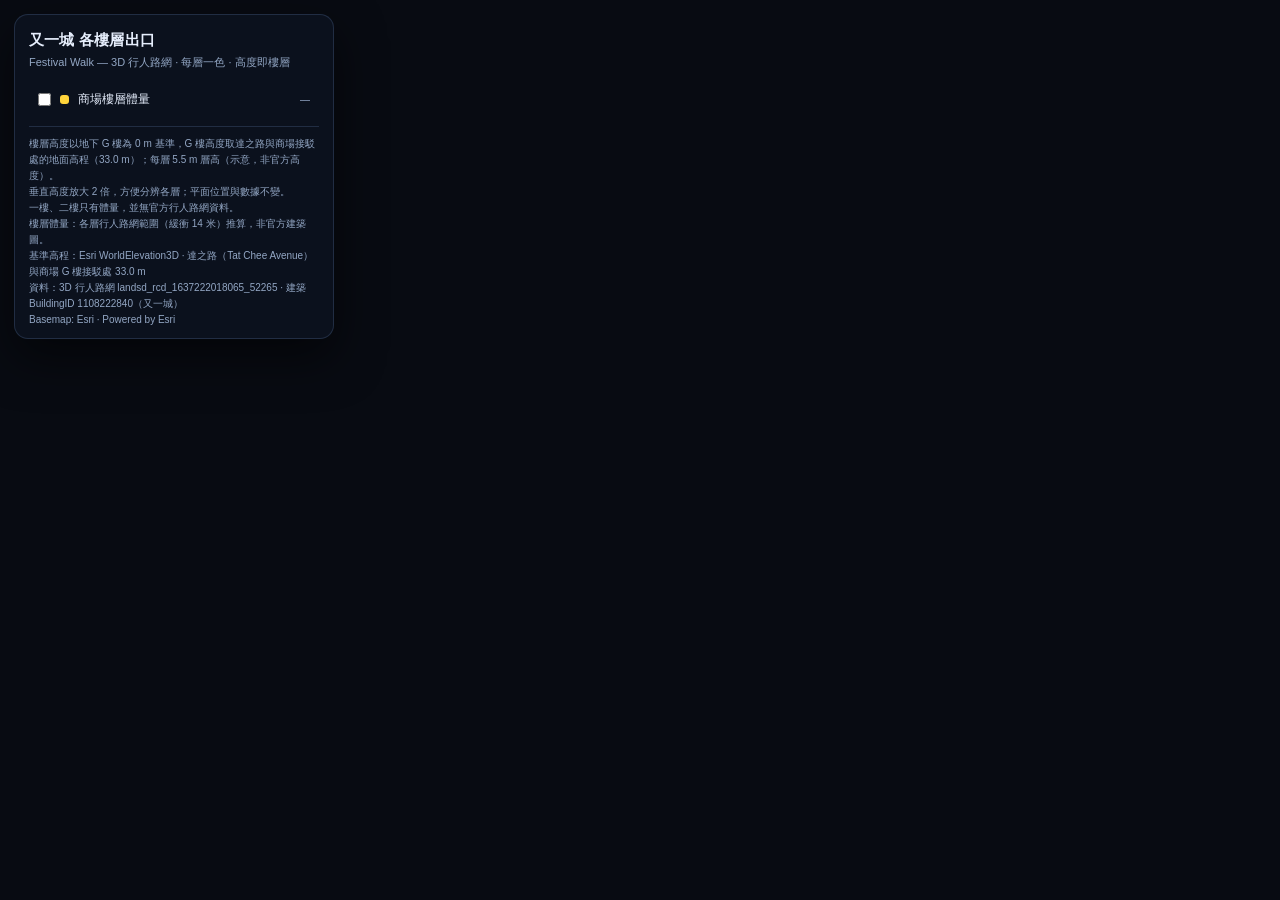
<file: apps/festival-walk-3d/index.html>
<!DOCTYPE html>
<html lang="zh-HK">
<head>
<meta charset="utf-8" />
<meta name="viewport" content="width=device-width,initial-scale=1" />
<title>又一城 各樓層出口 — Festival Walk Floor Exits</title>
<link rel="icon" type="image/png" href="../../favicon.png" />
<style>
  :root{--bg:#080b12;--glass:rgba(14,20,32,.78);--line:rgba(120,160,220,.2);--fg:#e6eefc;--dim:#93a7c4;--teal:#3fe0d0}
  *{box-sizing:border-box}
  html,body{margin:0;height:100%;background:var(--bg);color:var(--fg);
    font:13px/1.5 ui-sans-serif,-apple-system,"Segoe UI","PingFang HK","Microsoft JhengHei",sans-serif}
  #view{position:absolute;inset:0}
  #panel{position:absolute;top:14px;left:14px;z-index:10;width:320px;max-height:calc(100% - 28px);
    overflow:auto;background:var(--glass);border:1px solid var(--line);border-radius:14px;
    padding:14px 14px 10px;backdrop-filter:blur(16px) saturate(150%);
    box-shadow:0 18px 48px rgba(0,0,0,.55)}
  h1{margin:0 0 2px;font-size:15px;font-weight:650;letter-spacing:.2px}
  .sub{color:var(--dim);font-size:11px;margin-bottom:12px}
  .layer{display:flex;align-items:center;gap:9px;padding:7px 8px;border-radius:9px;cursor:pointer;
    border:1px solid transparent}
  .layer:hover{background:rgba(120,160,220,.08);border-color:var(--line)}
  .layer input{accent-color:var(--teal);margin:0;width:13px;height:13px}
  .sw{width:9px;height:9px;border-radius:3px;flex:0 0 auto}
  .nm{flex:1;overflow:hidden;text-overflow:ellipsis;white-space:nowrap;font-size:12px}
  .ct{color:var(--dim);font-size:10px;font-variant-numeric:tabular-nums}
  .foot{margin-top:10px;padding-top:9px;border-top:1px solid var(--line);color:var(--dim);font-size:10px;line-height:1.6}
  #info{position:absolute;left:14px;bottom:14px;z-index:10;width:340px;max-height:44vh;overflow:auto;
    background:var(--glass);border:1px solid var(--line);border-radius:14px;padding:12px 14px;
    backdrop-filter:blur(16px) saturate(150%);box-shadow:0 18px 44px rgba(0,0,0,.5)}
  #info[hidden]{display:none}
  #info .ih{font-weight:600;font-size:13px;margin-bottom:8px;padding-bottom:7px;
    border-bottom:1px solid var(--line)}
  #info .ir{display:flex;gap:10px;padding:2.5px 0}
  #info .ik{flex:0 0 44%;color:var(--dim);font-size:10.5px;text-transform:uppercase;word-break:break-word}
  #info .iv{flex:1;font-size:12px;word-break:break-word}
  .esri-ui .esri-attribution{position:absolute!important;bottom:0!important;right:0!important;
    left:auto!important;top:auto!important;background:rgba(8,11,18,.82)!important;color:var(--dim)!important;
    font-size:10px!important;border-radius:8px 0 0 0;padding:3px 8px!important}
  .esri-ui .esri-attribution a{color:var(--teal)!important}
</style>
</head>
<body>
<div id="view"></div>
<div id="panel">
  <h1>又一城 各樓層出口</h1>
  <div class="sub">Festival Walk — 3D 行人路網 · 每層一色 · 高度即樓層</div>
  <div id="layers"></div>
  <label class="layer bldrow" for="bldToggle">
    <input type="checkbox" id="bldToggle" />
    <span class="sw" style="background:#ffd43b"></span>
    <span class="nm">商場樓層體量</span>
    <span class="ct" id="bldCount">—</span>
  </label>
  <div class="foot">
    樓層高度以地下 G 樓為 0 m 基準，G 樓高度取達之路與商場接駁處的地面高程（33.0 m）；每層 5.5 m 層高（示意，非官方高度）。<br>
    垂直高度放大 2 倍，方便分辨各層；平面位置與數據不變。<br>
    一樓、二樓只有體量，並無官方行人路網資料。<br>
    樓層體量：各層行人路網範圍（緩衝 14 米）推算，非官方建築圖。<br>
    基準高程：Esri WorldElevation3D · 達之路（Tat Chee Avenue）與商場 G 樓接駁處 33.0 m<br>
    資料：3D 行人路網 landsd_rcd_1637222018065_52265 · 建築 BuildingID 1108222840（又一城）<br>
    Basemap: Esri · Powered by Esri
  </div>
</div>
<div id="info" hidden></div>
<script type="module">
import Map from "https://js.arcgis.com/5.0/@arcgis/core/Map.js";
import MapView from "https://js.arcgis.com/5.0/@arcgis/core/views/MapView.js";
import SceneView from "https://js.arcgis.com/5.0/@arcgis/core/views/SceneView.js";
import ElevationLayer from "https://js.arcgis.com/5.0/@arcgis/core/layers/ElevationLayer.js";
import TileLayer from "https://js.arcgis.com/5.0/@arcgis/core/layers/TileLayer.js";
import GeoJSONLayer from "https://js.arcgis.com/5.0/@arcgis/core/layers/GeoJSONLayer.js";
import GraphicsLayer from "https://js.arcgis.com/5.0/@arcgis/core/layers/GraphicsLayer.js";
import Graphic from "https://js.arcgis.com/5.0/@arcgis/core/Graphic.js";
import Point from "https://js.arcgis.com/5.0/@arcgis/core/geometry/Point.js";
import Camera from "https://js.arcgis.com/5.0/@arcgis/core/Camera.js";
import TextSymbol from "https://js.arcgis.com/5.0/@arcgis/core/symbols/TextSymbol.js";
import Symbol3D from "https://js.arcgis.com/5.0/@arcgis/core/symbols/Symbol3D.js";
import PolygonSymbol3D from "https://js.arcgis.com/5.0/@arcgis/core/symbols/PolygonSymbol3D.js";
import ExtrudeSymbol3DLayer from "https://js.arcgis.com/5.0/@arcgis/core/symbols/ExtrudeSymbol3DLayer.js";
import FillSymbol3DLayer from "https://js.arcgis.com/5.0/@arcgis/core/symbols/FillSymbol3DLayer.js";
import Symbol3DFillMaterial from "https://js.arcgis.com/5.0/@arcgis/core/symbols/support/Symbol3DFillMaterial.js";
import Polygon from "https://js.arcgis.com/5.0/@arcgis/core/geometry/Polygon.js";
import Color from "https://js.arcgis.com/5.0/@arcgis/core/Color.js";
import SolidEdges3D from "https://js.arcgis.com/5.0/@arcgis/core/symbols/edges/SolidEdges3D.js";

// Height of a floor relative to the G datum, for the legend readout.
function heightRelToG(h) {
  if (h === null || h === undefined || h === "") return null;
  const v = Number(h) - G_DATUM_M;
  if (!isFinite(v)) return null;
  return (v > 0 ? "+" : "") + v.toFixed(1);
}

const LAYERS = [{"id": "festival_walk_MTR_Level", "name": "港鐵層 MTR Level  (MTR Level)", "url": "data/festival_walk_MTR_Level.geojson", "count": 14, "gtype": "MultiLineString", "fields": ["PedestrianRouteID", "Location", "FeatureType", "AliasNameEN", "AliasNameTC", "CrossingFeature", "WeatherProof", "WheelchairBarrier", "WheelchairAccess", "ObstaclesType", "Gradient", "Direction", "PositionCertainty", "Enabled", "DataSource", "LevelSource", "StreetNameEN", "StreetNameTC", "ST_CODE", "FloorID"], "title_field": "ALIASNAMEEN", "height": 0.0, "colour": "#f5a524", "order": 0, "labelOffset": [-40, 70]}, {"id": "festival_walk_LG2", "name": "低層地下二樓 LG2  (LG2)", "url": "data/festival_walk_LG2.geojson", "count": 22, "gtype": "MultiLineString", "fields": ["PedestrianRouteID", "Location", "FeatureType", "AliasNameEN", "AliasNameTC", "CrossingFeature", "WeatherProof", "WheelchairBarrier", "WheelchairAccess", "ObstaclesType", "Gradient", "Direction", "PositionCertainty", "Enabled", "DataSource", "LevelSource", "StreetNameEN", "StreetNameTC", "ST_CODE", "FloorID"], "title_field": "ALIASNAMEEN", "height": 5.5, "colour": "#ff6b9d", "order": 1, "labelOffset": [-120, 20]}, {"id": "festival_walk_LG1", "name": "低層地下一樓 LG1  (LG1)", "url": "data/festival_walk_LG1.geojson", "count": 30, "gtype": "MultiLineString", "fields": ["PedestrianRouteID", "Location", "FeatureType", "AliasNameEN", "AliasNameTC", "CrossingFeature", "WeatherProof", "WheelchairBarrier", "WheelchairAccess", "ObstaclesType", "Gradient", "Direction", "PositionCertainty", "Enabled", "DataSource", "LevelSource", "StreetNameEN", "StreetNameTC", "ST_CODE", "FloorID"], "title_field": "ALIASNAMEEN", "height": 11.0, "colour": "#3fe0d0", "order": 2, "labelOffset": [-105, -40]}, {"id": "festival_walk_G", "name": "地下 G  (G)", "url": "data/festival_walk_G.geojson", "count": 50, "gtype": "MultiLineString", "fields": ["PedestrianRouteID", "Location", "FeatureType", "AliasNameEN", "AliasNameTC", "CrossingFeature", "WeatherProof", "WheelchairBarrier", "WheelchairAccess", "ObstaclesType", "Gradient", "Direction", "PositionCertainty", "Enabled", "DataSource", "LevelSource", "StreetNameEN", "StreetNameTC", "ST_CODE", "FloorID"], "title_field": "ALIASNAMEEN", "height": 16.5, "colour": "#7c8cff", "order": 3, "labelOffset": [60, 75]}, {"id": "festival_walk_UG", "name": "高層地下 UG  (UG)", "url": "data/festival_walk_UG.geojson", "count": 14, "gtype": "MultiLineString", "fields": ["PedestrianRouteID", "Location", "FeatureType", "AliasNameEN", "AliasNameTC", "CrossingFeature", "WeatherProof", "WheelchairBarrier", "WheelchairAccess", "ObstaclesType", "Gradient", "Direction", "PositionCertainty", "Enabled", "DataSource", "LevelSource", "StreetNameEN", "StreetNameTC", "ST_CODE", "FloorID"], "title_field": "ALIASNAMEEN", "height": 22.0, "colour": "#8ce99a", "order": 4, "labelOffset": [130, 25]}, {"id": "festival_walk_1F", "name": "一樓 1/F  (1/F)", "url": "data/festival_walk_1F.geojson", "count": 0, "gtype": "MultiLineString", "fields": [], "title_field": "ALIASNAMEEN", "height": 27.5, "colour": "#c8a2ff", "order": 5, "labelOffset": [95, -45], "volume_only": true}, {"id": "festival_walk_2F", "name": "二樓 2/F  (2/F)", "url": "data/festival_walk_2F.geojson", "count": 0, "gtype": "MultiLineString", "fields": [], "title_field": "ALIASNAMEEN", "height": 33.0, "colour": "#ff9f6e", "order": 6, "labelOffset": [25, -85], "volume_only": true}, {"id": "festival_walk_vertical", "name": "垂直交通 升降機/扶手電梯/樓梯", "url": "data/festival_walk_vertical_3d.geojson", "count": 29, "gtype": "LineString", "fields": ["kind", "mode", "floor_from", "floor_to", "run_m", "gradient", "rise_m", "alias"], "title_field": "ALIASNAMEEN", "height": null, "colour": "#ffd43b", "order": 9, "vertical_3d": true}];
const TILES = "https://server.arcgisonline.com/ArcGIS/rest/services";
const TERRAIN = "https://elevation3d.arcgis.com/arcgis/rest/services/WorldElevation3D/Terrain3D/ImageServer";
const CENTRE = [114.174679, 22.337468];
const LABEL_ANCHORS = {"festival_walk_MTR_Level": [114.175381, 22.336754], "festival_walk_LG2": [114.17496, 22.337052], "festival_walk_LG1": [114.1749, 22.337023], "festival_walk_G": [114.174523, 22.337422], "festival_walk_UG": [114.174517, 22.337216], "festival_walk_1F": [114.174495, 22.337495], "festival_walk_2F": [114.174495, 22.337496]};
// Terrain height under the mall footprint, measured from Esri WorldElevation3D
// (Terrain3D) with ElevationLayer.queryElevation:
//     min 19.0 m, max 35.2 m under the plate footprints -- a 16.2 m spread.
// GROUND_MIN_M is the lowest terrain under any floor: the stack is based on
// it so the plates sit ON the hillside instead of floating over it.
// Terrain heights, measured from Esri WorldElevation3D (Terrain3D) with
// ElevationLayer.queryElevation -- the elevation layer lives in
// map.ground.layers, and the height comes back on res.geometry.z.
//
// The datum is TAT CHEE AVENUE (達之路) at the point where it meets the mall.
// The G floor's pedestrian routes touch the street at four junctions; the
// closest is an exact vertex match. The street is at 31.5-34.5 m there, and
// 33.0 m at the main junction.
//
// The mall's G floor is a podium deck: it meets the street level at that
// junction, so the G floor is placed AT the street height and the floors
// above and below it are measured from there.
const TAT_CHEE_JUNCTION_M = 33.0;   // G floor = Tat Chee Avenue at the mall
// The lowest terrain under any floor footprint (18.9 m) -- the podium is
// founded below this so the building is carried into the hillside rather than
// hovering over the downhill end.
const GROUND_MIN_M = 18.9;
const GROUND_MAX_M = 35.2;
// Ground reference for the stack: the G floor's own deck height.
const GROUND_M = TAT_CHEE_JUNCTION_M;
// The G floor's own CSDI height on the MTR scale (16.5 m). It is the
// datum, so its offset from GROUND_M is zero.
const G_FLOOR_H_M = 16.5;
// The height datum quoted in the panel is the ground floor G. CSDI publishes
// the floors relative to the MTR level, so G sits at 16.5 m on that scale
// and every floor is re-based on it for display: MTR -16.5, LG2 -11.0,
// LG1 -5.5, G 0, UG +5.5, 1/F +11.0, 2/F +16.5.
const G_DATUM_M = 16.5;

// Vertical exaggeration.
//
// The mall's floors are 5.5 m apart. V_SCALE exaggerates that vertical spacing so
// the levels separate on screen. The footprints, the network geometry and the
// data are never altered -- only the display height is scaled, and the factor
// is stated in the panel.
const V_SCALE = 2.0;

window.__errors = [];
window.addEventListener("error", (e) => window.__errors.push(String(e.message) + " @" + e.lineno));
window.addEventListener("unhandledrejection", (e) => window.__errors.push("rejection: " + String(e.reason && e.reason.stack || e.reason)));

const map = new Map({ basemap: null });
map.add(new TileLayer({ url: TILES + "/World_Street_Map/MapServer" }));
map.ground = { layers: [new ElevationLayer({ url: TERRAIN })] };
// The mall's underground floors (MTR, LG2, LG1) sit below the terrain on the
// uphill side of the site. Reduce the ground opacity so they can be seen
// through the surface; the basemap underneath stays for context.
map.ground.opacity = 0.5;

const view = new SceneView({
  container: "view", map,
  camera: { position: { x: CENTRE[0], y: CENTRE[1], z: 300, spatialReference: { wkid: 4326 } },
             tilt: 41, heading: 30 }
});
window.__view = view;

// ---------------------------------------------------------------- 3D buildings
// The mall is a stack of thin floor plates (not one solid box) so the coloured
// pedestrian networks inside stay visible. Each plate is drawn as a slab at
// its own level. Neighbouring buildings are solid, extruded to a height
// derived from their storey count.
const BLD = { url: "data/buildings_3d.geojson" };

const bldLayer = new GeoJSONLayer({
  title: "商場樓層體量 (mall floor plates)",
  url: BLD.url,
  outFields: ["*"],
  popupEnabled: false,
  elevationInfo: { mode: "relative-to-ground", zOffset: 0 },
  renderer: {
    type: "simple",
    symbol: { type: "simple", color: "#98a4b8", style: "solid" }
  }
});
map.add(bldLayer);
window.__bld = bldLayer;

// Build the 3D symbols once the features are available.
//
// A Graphic carries no elevationInfo of its own -- only a Layer does -- so each
// mall floor plate gets its own GraphicsLayer positioned at that floor's
// height. The plate is a thin slab whose TOP sits at the floor level, so the
// coloured pedestrian network for that floor runs across the slab's surface
// instead of being buried inside it.
bldLayer.when().then(() => {
  bldLayer.queryFeatures().then((res) => {
    const fs = res.features;
    window.__bldFeatures = fs.length;

    const plates = fs.filter(f => f.attributes && f.attributes.role === "floor_plate");
    const context = fs.filter(f => f.attributes && f.attributes.role === "context");
    const podium = fs.filter(f => f.attributes && f.attributes.role === "podium");
    window.__plateCount = plates.length;

    // --- podium: the mass the building stands on ---
    //
    // The site slopes, so a stack of plates pinned to a single elevation
    // floats over the downhill end. This translucent mass runs from below the
    // lowest terrain up to the MTR floor level, so the building is founded on
    // the hillside and the coloured floor plates read as floors inside it.
    podium.forEach((f) => {
      const p = f.attributes || {};
      // The podium runs from below the lowest terrain up to the G floor, so
      // the building is founded on the hillside and the stack of coloured
      // floors reads as floors INSIDE a building rather than a shape hovering
      // above the ground. The underground floors (MTR, LG2, LG1) sit inside
      // this mass; the ground is translucent so they can still be seen.
      const topZ = GROUND_M;                            // G floor level
      // The podium must reach BELOW the deepest floor (the MTR level, at
      // 0 m absolute) as well as below the lowest terrain, so every
      // underground floor is enclosed by the mass rather than hanging
      // beneath it.
      const mtrZ = GROUND_M + (0 - G_FLOOR_H_M) * V_SCALE;   // MTR floor
      const botZ = Math.min(GROUND_MIN_M - 15, mtrZ - 6);
      const height = Math.max(topZ - botZ, 5);
      const col = new Color(p.colour || "#5c6b86");
      col.alpha = Number(p.alpha) || 0.30;
      const mat = new Symbol3DFillMaterial({ color: col });
      const sym = new PolygonSymbol3D({
        symbolLayers: [
          new FillSymbol3DLayer({ material: mat }),
          new ExtrudeSymbol3DLayer({
            size: height,
            material: mat,
            edges: new SolidEdges3D({ color: new Color(p.colour || "#5c6b86"), size: 1.5 })
          })
        ]
      });
      const ring = f.geometry.rings ? f.geometry.rings[0] : f.geometry.coordinates[0];
      const ringZ = ring.map((pt) => [pt[0], pt[1], botZ]);
      const gl = new GraphicsLayer({
        title: "基座 Podium",
        elevationInfo: { mode: "absolute-height", elevation: botZ, zOffset: 0 }
      });
      gl.add(new Graphic({ geometry: new Polygon({ rings: [ringZ] }), attributes: p, symbol: sym }));
      map.add(gl);
      window.__podiumLayer = gl;
    });

    // --- mall floor plates: one layer per floor ---
    plates.forEach((f) => {
      const p = f.attributes || {};
      const h = Number(p.height_m) || 0;
      const thick = Number(p.plate_thickness_m) || 1.5;
      const col = new Color(p.colour || "#98a4b8");
      // The sheet must read clearly as a coloured floor plate AND still let the
      // pedestrian network on top of it show through. At 30 % alpha over a pale
      // basemap the plate washed out to near-background; 55 % keeps the colour
      // while the network lines (drawn above the plate) stay legible.
      col.alpha = 0.55;
      const mat = new Symbol3DFillMaterial({ color: col });
      const edgeCol = new Color(p.colour || "#98a4b8");
      edgeCol.alpha = 1;
      const sym = new PolygonSymbol3D({
        symbolLayers: [
          new FillSymbol3DLayer({ material: mat }),
          new ExtrudeSymbol3DLayer({
            // A thicker slab gives the floor a visible rim, so the seven levels
            // read as separate sheets rather than as thin lines.
            size: Math.max(thick, 3.0), material: mat,
            edges: new SolidEdges3D({ color: edgeCol, size: 3.0 })
          })
        ]
      });
      // Heights are quoted against the G floor (the datum), so subtract G's
      // own CSDI height before scaling. G therefore sits exactly at
      // GROUND_M, and every other floor is placed relative to it.
      const hRelG = h - G_FLOOR_H_M;
      const plateZ = GROUND_M + hRelG * V_SCALE - thick;
      // The polygon MUST carry explicit z values on every ring vertex.
      // GeoJSON rings are 2D, and in "absolute-height" mode SceneView does
      // NOT fall back to the layer's elevationInfo.elevation for polygon
      // geometry: the extrusion base resolves to 0/NaN and the entire symbol
      // is clipped away -- it renders as zero pixels with no error.
      // Measured on this app: a 2D ring produced 0 coloured pixels, the same
      // ring with z produced 62,501.
      const ring = f.geometry.rings ? f.geometry.rings[0] : f.geometry.coordinates[0];
      const ringZ = ring.map((pt) => [pt[0], pt[1], plateZ]);
      const poly = new Polygon({ rings: [ringZ] });
      const gl = new GraphicsLayer({
        title: "體量 " + (p.en || ""),
        elevationInfo: { mode: "absolute-height", elevation: plateZ, zOffset: 0 }
      });
      gl.add(new Graphic({ geometry: poly, attributes: p, symbol: sym }));
      map.add(gl);
      window.__plateLayers = window.__plateLayers || [];
      window.__plateLayers.push(gl);
    });

    // --- neighbouring buildings: solid, extruded to their own height ---
    if (context.length) {
      const cg = context.map((f) => {
        const p = f.attributes || {};
        const h = (Number(p.height_m) || 0) * V_SCALE;
        const onPodium = p.on_podium === true || p.on_podium === "true";
        const col = new Color(onPodium ? "#7c8798" : "#98a4b8");
        const mat = new Symbol3DFillMaterial({ color: col });
        const sym = new PolygonSymbol3D({
          symbolLayers: [
            new FillSymbol3DLayer({ material: mat }),
            new ExtrudeSymbol3DLayer({
              size: h, material: mat,
              edges: new SolidEdges3D({ color: "#5c6577", size: 1 })
            })
          ]
        });
        return new Graphic({ geometry: f.geometry, attributes: p, symbol: sym });
      });
      const gl = new GraphicsLayer({
        title: "鄰近建築物",
        elevationInfo: { mode: "relative-to-ground", zOffset: 0 }
      });
      gl.addMany(cg);
      map.add(gl);
      window.__ctxLayer = gl;
    }

    window.__bldGfx = plates.length + context.length + podium.length;
    bldLayer.visible = false;   // hide the flat renderer; the 3D ones are on top
    const cb = document.getElementById("bldToggle");
    if (cb) cb.checked = true;
  }).catch((e) => { window.__errors.push("bld features: " + e); });
}).catch((e) => { window.__errors.push("bld layer: " + e); });

// One graphics layer per floor, carrying that floor's name at that floor's height.
const labelLayers = {};

const box = document.getElementById("layers");

// ---------------------------------------------------------------------------
// Vertical circulation: drawn as REAL 3D connectors.
//
// The earlier version drew all 77 FloorID-less routes at one constant
// elevation, which collapsed the lifts, escalators and stairs into a flat
// yellow mesh draped over the building. Two things were wrong:
//
//   1. The dataset was "every route with no FloorID", which swept in 48 flat
//      outdoor surfaces (podium decks, traffic islands, crossings, footways)
//      that are not vertical circulation at all.
//   2. Even the real connectors were flat, so a lift between two floors
//      looked exactly like a painted line on the ground.
//
// scripts/build_vertical_3d.py now separates the two using the CSDI
// FeatureType and Gradient fields, and resolves which two published floors
// each connector joins by matching its ends against the floor networks (a
// connector's ends land at 0.00 m from the floor it serves).
//
// Each connector is drawn with a DIFFERENT z on each vertex, so it genuinely
// slopes in 3D from its lower floor to its upper floor.
const FLOOR_H_M = { "MTR Level": 0.0, "LG2": 5.5, "LG1": 11.0, "G": 16.5, "UG": 22.0 };

function floorZ(fname) {
  if (fname === null || fname === undefined) return GROUND_M;
  const h = FLOOR_H_M[fname];
  return h === undefined ? GROUND_M : GROUND_M + (h - G_FLOOR_H_M) * V_SCALE;
}

async function drawVertical(L, netLayer) {
  const res = await fetch(L.url);
  const fc = await res.json();
  (fc.features || []).forEach((ft) => {
    const g = ft.geometry;
    if (!g) return;
    const pr = ft.properties || {};
    const coords = g.type === "LineString" ? g.coordinates
                : g.type === "MultiLineString" ? g.coordinates[0]
                : [];
    if (!coords || coords.length < 2) return;

    const zFrom = floorZ(pr.floor_from);
    const zTo = floorZ(pr.floor_to);

    // A lift is a vertical shaft: draw it as a true vertical line between
    // the two floors rather than along its (0.1 m) plan length.
    let pathZ;
    if (pr.kind === "Lift") {
      pathZ = [[coords[0][0], coords[0][1], zFrom],
               [coords[coords.length - 1][0], coords[coords.length - 1][1], zTo]];
    } else if (pr.mode === "incline") {
      // A within-floor incline: it climbs by its own gradient-implied rise
      // from the floor it sits on.
      const rise = (Number(pr.rise_m) || 0) * V_SCALE;
      pathZ = [[coords[0][0], coords[0][1], zFrom],
               [coords[coords.length - 1][0], coords[coords.length - 1][1], zFrom + rise]];
    } else {
      // A floor-to-floor link: slope from the lower floor to the upper.
      pathZ = [[coords[0][0], coords[0][1], zFrom],
               [coords[coords.length - 1][0], coords[coords.length - 1][1], zTo]];
    }

    netLayer.add(new Graphic({
      geometry: { type: "polyline", paths: [pathZ], spatialReference: { wkid: 4326 } },
      attributes: pr,
      symbol: { type: "simple-line", color: L.colour, width: 3.0, cap: "round" }
    }));

    // A small marker at the LOWER end, so the connector's foot is visible
    // against the floor plate it starts from.
    const lowerZ = Math.min(zFrom, zTo);
    netLayer.add(new Graphic({
      geometry: { type: "point", longitude: pathZ[0][0], latitude: pathZ[0][1], z: lowerZ + 0.4,
                  spatialReference: { wkid: 4326 } },
      attributes: pr,
      symbol: { type: "simple-marker", color: L.colour, size: 5,
                outline: { color: "#101420", width: 1 } }
    }));
  });
}

LAYERS.forEach((L) => {
  // Volume-only floors (1/F, 2/F) have no published route data, so they get
  // a label and a plate but no network.
  if (L.volume_only) {
    const anchor = (LABEL_ANCHORS && LABEL_ANCHORS[L.id]) || CENTRE;
    const lblZ = GROUND_M + (L.height - G_FLOOR_H_M) * V_SCALE + 2.0;
    const glV = new GraphicsLayer({ title: L.name + " 標籤", elevationInfo: { mode: "absolute-height", elevation: lblZ, zOffset: 0 } });
    glV.add(new Graphic({
      // Explicit z on the point, for the same reason the plates carry one.
      geometry: new Point({ longitude: anchor[0], latitude: anchor[1], z: lblZ }),
      symbol: new TextSymbol({
        text: L.name, color: L.colour, haloColor: "#080b12", haloSize: 2,
        font: { size: 16, weight: "bold", family: "PingFang HK" },
        verticalAlignment: "bottom", horizontalAlignment: "left",
        textBaseline: "bottom",         // Fan the labels out in screen space: the floors are only 5.5 m
        // apart vertically, far too close to read on screen.
        yOffset: 8,
        xOffset: 8,
      })
    }));
    map.add(glV);
    labelLayers[L.id] = glV;
    const rowV = document.createElement("label");
    rowV.className = "layer";
    rowV.innerHTML = `<input type="checkbox" checked>
      <span class="sw" style="background:${L.colour}"></span>
      <span class="nm" title="${L.id}">${L.name}</span>
      <span class="ct">體量 · ${heightRelToG(L.height)} m</span>`;
    rowV.querySelector("input").onchange = (e) => { glV.visible = e.target.checked; };
    box.appendChild(rowV);
    return;
  }

  const isVert = L.height === null;
  const symbol = isVert
    ? { type: "simple-line", color: L.colour, width: 2.0, style: "short-dot", cap: "round" }
    : { type: "simple-line", color: L.colour, width: 4.0 };

  // Fetch the floor's routes and draw them into a GraphicsLayer. A
  // GraphicsLayer honours elevationInfo, so the floor network sits at its
  // own level above the terrain (a GeoJSONLayer ignores it).
  const netLayer = new GraphicsLayer({
    title: L.name,
    // +0.8 m so the network rides just above its own floor plate rather
    // than being coplanar with (and hidden by) it.
    // For the vertical layer the height is null (no floor of its own), and
    // every graphic carries its own explicit z -- so the layer elevation is
    // left at 0 and does not offset them.
    elevationInfo: isVert
      ? { mode: "absolute-height", elevation: 0, zOffset: 0 }
      : { mode: "absolute-height", elevation: GROUND_M + (L.height - G_FLOOR_H_M) * V_SCALE + 0.8, zOffset: 0 }
  });
  map.add(netLayer);

  if (isVert) {
    // ---- vertical circulation: drawn as REAL 3D connectors --------------
    drawVertical(L, netLayer);
  } else {
  // ---- the five published floor networks -------------------------------
  fetch(L.url).then(r => r.json()).then((fc) => {
    (fc.features || []).forEach((ft) => {
      const g = ft.geometry;
      if (!g) return;
      const paths = g.type === "MultiLineString" ? g.coordinates
                 : g.type === "LineString" ? [g.coordinates]
                 : [];
      // The same z requirement applies to polylines: a 2D path in
      // "absolute-height" mode is drawn at the wrong height (or clipped).
      // Give every vertex the floor's own elevation.
      const netZ = GROUND_M + (L.height - G_FLOOR_H_M) * V_SCALE + 0.8;
      paths.forEach((path) => {
        const pathZ = path.map((pt) => [pt[0], pt[1], netZ]);
        netLayer.add(new Graphic({
          geometry: { type: "polyline", paths: [pathZ], spatialReference: { wkid: 4326 } },
          attributes: ft.properties || {},
          symbol
        }));
      });
    });
  }).catch((e) => { window.__errors.push(L.id + " fetch: " + e); });
  }

  // Floor name, floating just above that floor's own network centroid --
  // each floor gets its own anchor so the labels do not stack on one another.
  const anchor = (LABEL_ANCHORS && LABEL_ANCHORS[L.id]) || CENTRE;
  const lblZ = GROUND_M + (L.height - G_FLOOR_H_M) * V_SCALE + 2.0;
  const gl2 = new GraphicsLayer({ title: L.name + " 標籤", elevationInfo: { mode: "absolute-height", elevation: lblZ, zOffset: 0 } });
  gl2.add(new Graphic({
    // Explicit z on the point, for the same reason the plates carry one.
    geometry: new Point({ longitude: anchor[0], latitude: anchor[1], z: lblZ }),
    symbol: new TextSymbol({
      text: L.name, color: L.colour, haloColor: "#080b12", haloSize: 2,
      font: { size: 16, weight: "bold", family: "PingFang HK" },
      verticalAlignment: "bottom", horizontalAlignment: "left",
      textBaseline: "bottom",       // Fan the labels out in screen space: the floors are only 5.5 m
      // apart vertically, far too close to read on screen.
      yOffset: 8,
      xOffset: 8,
    })
  }));
  map.add(gl2);
  labelLayers[L.id] = gl2;

  const row = document.createElement("label");
  row.className = "layer";
  const hRel = heightRelToG(L.height);
  const hTxt = hRel === null ? "" : ` · ${hRel} m`;
  row.innerHTML = `<input type="checkbox" checked>
    <span class="sw" style="background:${L.colour}"></span>
    <span class="nm" title="${L.id}">${L.name}</span>
    <span class="ct">${L.count}${hTxt}</span>`;
  row.querySelector("input").onchange = (e) => {
    netLayer.visible = e.target.checked;
    const lb = labelLayers[L.id];
    if (lb) lb.visible = e.target.checked;
  };
  box.appendChild(row);
});

// ---------------------------------------------------------- layer ordering
//
// In a SceneView the layer added LAST draws on top. The mall floor plates and
// the neighbouring buildings must sit UNDER the coloured pedestrian networks,
// otherwise the plates cover the very lines they are meant to accompany.
// The plates are also created asynchronously (after the GeoJSON query
// resolves), so the order has to be fixed once everything is in place.
function reorderLayers() {
  const items = map.layers.items;
  const podium = items.filter(l => l.title === "基座 Podium");
  const plates = items.filter(l => (l.title || "").startsWith("體量 "));
  const ctx    = items.filter(l => l.title === "鄰近建築物");
  const nets   = items.filter(l => l.type === "graphics" &&
                        !((l.title || "").startsWith("體量 ")) && l.title !== "鄰近建築物");
  const labels = items.filter(l => (l.title || "").endsWith(" 標籤"));
  const rest   = items.filter(l => !plates.includes(l) && !ctx.includes(l) &&
                        !nets.includes(l) && !labels.includes(l) && !podium.includes(l));
  // bottom -> top : basemap, podium, buildings, plates, networks, labels
  map.layers.removeMany([...podium, ...plates, ...ctx, ...nets, ...labels]);
  map.layers.addMany([...rest, ...podium, ...ctx, ...plates, ...nets, ...labels]);
  window.__order = map.layers.items.map(l => l.title);
}
setTimeout(reorderLayers, 1500);
setTimeout(reorderLayers, 5000);

await view.when();

// Open in a proper oblique 3D view. Use target+distance (a camera
// "position" would place the viewer at the point itself, looking away from
// the mall), and only once the ground surface is ready.
// The target must be a real Point geometry: a plain {x, y} object is read as
// the camera POSITION, which puts the viewer at the mall looking away from it.
// Frame the mall.
//
// Two traps here:
//  1. The target must be a real Point geometry. A plain {x, y} object is read
//     as the camera POSITION, which puts the viewer at the mall looking away.
//  2. Terrain tiles keep streaming in for several seconds and each one can
//     reset the camera to the default view, so the framing is verified and
//     re-applied until the camera actually sits at the mall.
async function frameMall(attempt = 0) {
  // The camera is placed explicitly rather than via goTo(target, {distance}).
  // goTo's distance option is measured to the TARGET POINT on the ground, so
  // it cannot account for the height of the floor stack -- the viewer ends up
  // much further away than intended. Computing the camera position directly
  // (a look-at position offset back along the heading and raised by the tilt)
  // gives an exact, reproducible framing.
  const LOOK_TILT = 41, LOOK_HEADING = 30, LOOK_DIST = 400;
  const AIM_Z = GROUND_M + 8.25 * V_SCALE;    // mid-stack height
  const mPerDegLat = 110574;
  const mPerDegLon = mPerDegLat * Math.cos(CENTRE[1] * Math.PI / 180);
  const tR = LOOK_TILT * Math.PI / 180, hR = LOOK_HEADING * Math.PI / 180;
  const horiz = LOOK_DIST * Math.sin(tR);
  const rise  = LOOK_DIST * Math.cos(tR);
  view.camera = new Camera({
    position: new Point({
      longitude: CENTRE[0] - (Math.sin(hR) * horiz) / mPerDegLon,
      latitude:  CENTRE[1] - (Math.cos(hR) * horiz) / mPerDegLat,
      z: AIM_Z + rise
    }),
    heading: LOOK_HEADING,
    tilt: LOOK_TILT
  });
  await new Promise((r) => setTimeout(r, 1200));

  // Verify by projecting the mall (at its true ground elevation) to screen
  // space. Checking the camera position alone is not enough: terrain tiles
  // keep streaming in and each one can shift the view.
  const canvas = document.querySelector("#view canvas");
  const s = view.toScreen(new Point({ longitude: CENTRE[0], latitude: CENTRE[1], z: AIM_Z }));
  const cx = canvas ? canvas.clientWidth / 2 : 640;
  const cy = canvas ? canvas.clientHeight / 2 : 320;
  const off = (s && !isNaN(s.x)) ? Math.hypot(s.x - cx, s.y - cy) : 1e9;
  if (off > 70 && attempt < 12) return frameMall(attempt + 1);
  window.__framed = { off: Math.round(off), attempt,
                      at: s && { x: Math.round(s.x), y: Math.round(s.y) } };
}
setTimeout(frameMall, 900);
setTimeout(frameMall, 4000);

// ---------------------------------------------------------- label fan-out
//
// At V_SCALE = 1 the floors are their real 5.5 m apart, so on screen they are
// only a few pixels apart and the Chinese floor labels would sit on top of one
// another. Rather than hand-tuned per-floor offsets that break whenever the
// camera or the exaggeration changes, measure where each label actually lands
// and fan them out evenly around the middle of the stack.
async function fanLabels() {
  const canvas = document.querySelector("#view canvas");
  if (!canvas) return;
  const entries = Object.entries(labelLayers)
    .map(([id, layer]) => {
      const g = layer.graphics.items[0];
      if (!g) return null;
      const p = g.geometry;
      const lon = p.longitude !== undefined ? p.longitude : p.x;
      const lat = p.latitude !== undefined ? p.latitude : p.y;
      const s = view.toScreen(new Point({ longitude: lon, latitude: lat, z: layer.elevationInfo.elevation }));
      if (!s || isNaN(s.y)) return null;
      const sym = g.symbol;
      // Remember the authored offset once. The fan runs several times (the
      // camera settles late), so it must always work from this baseline --
      // adding to the current offset would accumulate on every run.
      if (sym.__baseYOffset === undefined) sym.__baseYOffset = sym.yOffset || 0;
      return { id, layer, sym, anchorY: s.y, x: s.x };
    })
    .filter(Boolean);
  if (entries.length < 2) return;

  const canvasH = canvas.clientHeight || 640;
  // The vertical-circulation label is a different thing from the seven floor
  // labels: it is pushed out to the side so it never competes with them.
  const vertical = entries.filter((e) => e.id.includes("vertical"));
  const floors = entries.filter((e) => !e.id.includes("vertical"));

  // Floors are pushed apart only as far as needed, preserving their real
  // vertical order (2/F at the top, MTR at the bottom).
  floors.sort((a, b) => a.anchorY - b.anchorY);
  const GAP = 24;                                   // px between label centres
  const target = floors.map((e) => e.anchorY);
  for (let i = 1; i < target.length; i++) {
    if (target[i] - target[i - 1] < GAP) target[i] = target[i - 1] + GAP;
  }
  // If the stack ran past the bottom, shift the whole group back up.
  const overflow = target[target.length - 1] - (canvasH - 60);
  if (overflow > 0) {
    for (let i = 0; i < target.length; i++) target[i] -= overflow;
  }

  floors.forEach((e, i) => {
    // TextSymbol.yOffset is in pixels and positive moves the text UP the
    // screen, so to land on targetY we need (anchorY - targetY).
    e.sym.yOffset = e.sym.__baseYOffset + (e.anchorY - target[i]);
  });
  // The vertical-circulation label sits just below the bottom of the stack,
  // in screen space, so it never overlaps a floor label.
  const bottom = floors.length ? target[floors.length - 1] : 0;
  vertical.forEach((e) => {
    const desired = Math.min(bottom + GAP, (canvasH || 640) - 24);
    e.sym.xOffset = 0;
    e.sym.yOffset = e.sym.__baseYOffset + (e.anchorY - desired);
  });

  window.__labelFan = floors.map((e, i) => ({
    id: e.id, from: Math.round(e.anchorY), to: Math.round(target[i])
  }));
}
setTimeout(fanLabels, 2200);
setTimeout(fanLabels, 5200);
setTimeout(fanLabels, 9000);
setTimeout(fanLabels, 14000);

// Wire the 3D-building toggle to its graphics layer.
const bldToggle = document.getElementById("bldToggle");
const bldCount = document.getElementById("bldCount");
function findBldGfxLayers() {
  // Every layer this toggle controls: the mall floor plates and the
  // neighbouring buildings.
  return map.layers.items.filter(l =>
    (l.type === "graphics") &&
    ((l.title || "").startsWith("體量 ") || l.title === "鄰近建築物" ||
     l.title === "基座 Podium"));
}
bldToggle.addEventListener("change", (e) => {
  findBldGfxLayers().forEach(l => { l.visible = e.target.checked; });
});
// Count once the graphics layer lands.
const countTimer = setInterval(() => {
  if (window.__bldGfx) {
    bldCount.textContent = window.__bldGfx;
    clearInterval(countTimer);
  }
}, 300);
setTimeout(() => clearInterval(countTimer), 30000);

const info = document.getElementById("info");
const PRETTY = { ALIASNAMEEN: "名稱 (EN)", ALIASNAMETC: "名稱 (中文)",
  FLOOR_EN: "樓層 (EN)", FLOOR_TC: "樓層 (中文)", FLOOR_HEIGHT_M: "高度 (m)",
  STREETNAMEEN: "街道 (EN)", STREETNAMETC: "街道 (中文)",
  FEATURETYPE: "設施類型", LOCATION: "位置類型", TERMINALID: "連接設施" };
view.on("click", async (event) => {
  try {
    const hit = (await view.hitTest(event)).results.find(r => r.graphic && r.graphic.layer);
    if (!hit) { info.hidden = true; return; }
    const a = hit.graphic.attributes || {};
    const rows = Object.keys(a)
      .filter(k => !k.startsWith("__") && a[k] !== null && a[k] !== "")
      .slice(0, 20)
      .map(k => {
        const label = PRETTY[k] || k;
        return `<div class="ir"><span class="ik">${label}</span><span class="iv">${String(a[k])}</span></div>`;
      }).join("");
    const heading = a.ALIASNAMETC && a.ALIASNAMEEN
      ? `${a.ALIASNAMEEN} · ${a.ALIASNAMETC}` : (hit.graphic.layer.title || "");
    info.innerHTML = `<div class="ih">${heading}</div>${rows}`;
    info.hidden = false;
  } catch (e) { info.hidden = true; }
});
</script>
</body>
</html>
</file>
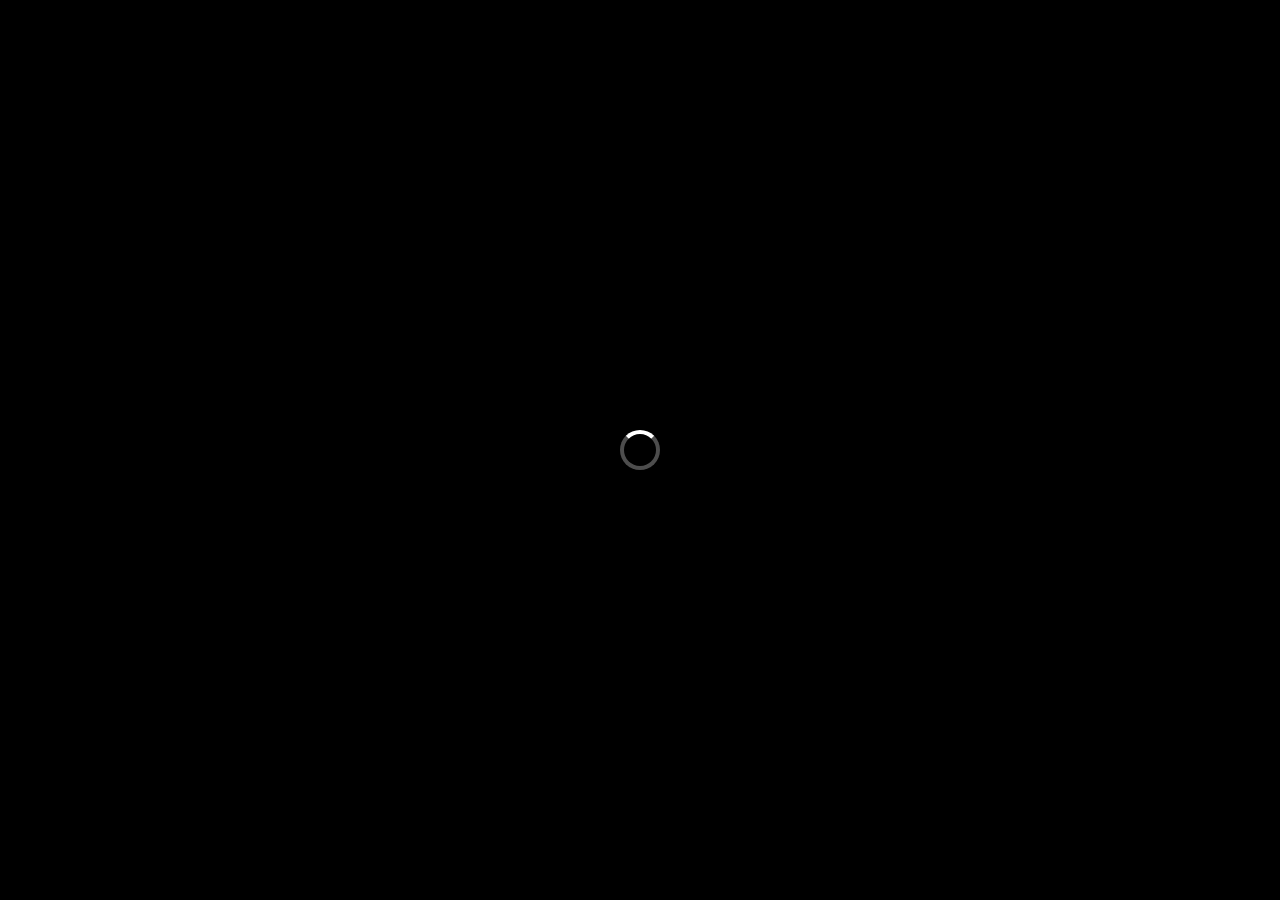
<file: arcgis-scene.html>
<!doctype html>
<html lang="en">
  <head>
    <meta charset="UTF-8" />
    <meta name="viewport" content="width=device-width,initial-scale=1" />
    <meta name="description" content="nplgis website test" />
    <title>nplgis</title>
    <link rel="stylesheet" href="./assets/arcgis-style.css" />
    <script>
      document.documentElement.classList.add("js");
    </script>
    <link
      rel="icon"
      type="image/svg+xml"
      href="data:image/svg+xml,%3Csvg xmlns='http://www.w3.org/2000/svg' viewBox='0 0 64 64'%3E%3Crect width='64' height='64' rx='16' fill='%238470FF'/%3E%3Ccircle cx='32' cy='32' r='15' fill='%23FFB6C1'/%3E%3Ccircle cx='38' cy='27' r='5' fill='%238470FF'/%3E%3C/svg%3E"
    />
  </head>

  <body data-page="home">
    <main id="content">
      <p id="mapdesc">
        Please be patient if the map doesn't load immediately. If an error shows up, please enable hardware acceleration or use a browser that supports WebGL3. -smons
      </p>
      <div id="map">
        <iframe
          src="https://plknplgeog.maps.arcgis.com/apps/instant/3dviewer/index.html?appid=3e2130bc075e48dcbff38969698d1d3d"
          title="NPLGIS 3D map"
          allowfullscreen
        >iFrames are not supported on this page.</iframe>
      </div>
    </main>

    <div class="loading-screen" id="loading-screen" role="status" aria-label="Loading map">
      <div class="loading-spinner" aria-hidden="true"></div>
    </div>

    <script>
      const loadingScreen = document.getElementById("loading-screen");
      const mapFrame = document.querySelector("#map iframe");

      function hideLoadingScreen() {
        loadingScreen.classList.add("is-hidden");
        loadingScreen.setAttribute("aria-hidden", "true");
      }

      mapFrame.addEventListener("load", () => {
        window.setTimeout(hideLoadingScreen, 5000);
      }, { once: true });
    </script>
  </body>
</html>
</file>
<file: assets/style.css>
/* NPL GIS Team — site styles
   Dark-first, matching the ArcGIS scene so the 3D app and the site read as one thing. */

:root {
  --bg: #080b12;
  --bg-raised: #0e1420;
  --bg-inset: #0a0f18;
  --line: rgba(120, 160, 220, 0.18);
  --line-strong: rgba(120, 160, 220, 0.32);
  --fg: #e6eefc;
  --fg-dim: #93a7c4;
  --fg-faint: #6b7f9e;
  --teal: #3fe0d0;
  --amber: #f5a524;
  --pink: #ff6b9d;
  --lime: #8ce99a;
  --indigo: #7c8cff;
  --radius: 14px;
  --maxw: 1120px;
}

@media (prefers-color-scheme: light) {
  :root {
    --bg: #f7f8fa;
    --bg-raised: #ffffff;
    --bg-inset: #eef1f6;
    --line: rgba(20, 40, 80, 0.12);
    --line-strong: rgba(20, 40, 80, 0.22);
    --fg: #16202e;
    --fg-dim: #4a5a72;
    --fg-faint: #7b8aa0;
    --teal: #0d8c81;
    --amber: #b8720a;
  }
}

* { box-sizing: border-box; }

html { scroll-behavior: smooth; }

body {
  margin: 0;
  background: var(--bg);
  color: var(--fg);
  font: 16px/1.65 -apple-system, BlinkMacSystemFont, "Segoe UI", "PingFang HK",
        "Helvetica Neue", Arial, sans-serif;
  -webkit-font-smoothing: antialiased;
}

a { color: var(--teal); text-decoration: none; }
a:hover { text-decoration: underline; }

code {
  font-family: "SF Mono", ui-monospace, "JetBrains Mono", Menlo, Consolas, monospace;
  font-size: 0.88em;
  background: var(--bg-inset);
  border: 1px solid var(--line);
  border-radius: 5px;
  padding: 0.1em 0.38em;
  overflow-wrap: anywhere;
}

/* ---------- header ---------- */

.site-header {
  position: sticky;
  top: 0;
  z-index: 50;
  display: flex;
  align-items: center;
  justify-content: space-between;
  gap: 20px;
  flex-wrap: wrap;
  padding: 14px 28px;
  background: color-mix(in srgb, var(--bg) 88%, transparent);
  backdrop-filter: blur(14px) saturate(150%);
  border-bottom: 1px solid var(--line);
}

.brand {
  font-weight: 700;
  font-size: 17px;
  letter-spacing: 0.2px;
  color: var(--fg);
}
.brand span { color: var(--teal); }
.brand:hover { text-decoration: none; }

.site-header nav {
  display: flex;
  gap: 22px;
  flex-wrap: wrap;
  font-size: 14px;
}
.site-header nav a { color: var(--fg-dim); }
.site-header nav a:hover { color: var(--fg); text-decoration: none; }

/* ---------- layout ---------- */

main { max-width: var(--maxw); margin: 0 auto; padding: 0 28px 72px; }

section { margin: 0 0 72px; scroll-margin-top: 80px; }

h1 {
  font-size: clamp(34px, 6vw, 58px);
  line-height: 1.08;
  letter-spacing: -0.02em;
  margin: 0 0 18px;
}

h2 {
  font-size: 27px;
  letter-spacing: -0.01em;
  margin: 0 0 10px;
  padding-bottom: 10px;
  border-bottom: 1px solid var(--line);
}

h3 { font-size: 18px; margin: 0 0 8px; }

.lede {
  font-size: 18px;
  color: var(--fg-dim);
  max-width: 62ch;
  margin: 0 0 24px;
}

.section-lede { color: var(--fg-dim); margin: 0 0 26px; max-width: 62ch; }

.note {
  font-size: 13.5px;
  color: var(--fg-faint);
  max-width: 68ch;
}

/* ---------- hero ---------- */

.hero { padding: 72px 0 56px; }

.hero-actions { display: flex; gap: 12px; flex-wrap: wrap; margin: 0 0 18px; }

.btn {
  display: inline-block;
  padding: 11px 20px;
  border: 1px solid var(--line-strong);
  border-radius: 10px;
  font-size: 14.5px;
  font-weight: 600;
  color: var(--fg);
  background: var(--bg-raised);
  transition: border-color 0.15s ease, transform 0.15s ease;
}
.btn:hover { text-decoration: none; border-color: var(--teal); transform: translateY(-1px); }

.btn-primary {
  background: var(--teal);
  border-color: var(--teal);
  color: #04120f;
}
.btn-primary:hover { border-color: var(--teal); filter: brightness(1.08); }

/* ---------- cards ---------- */

.cards {
  display: grid;
  grid-template-columns: repeat(auto-fit, minmax(300px, 1fr));
  gap: 18px;
  margin-top: 26px;
}

.card {
  background: var(--bg-raised);
  border: 1px solid var(--line);
  border-radius: var(--radius);
  padding: 22px;
}
.card p { color: var(--fg-dim); font-size: 14.5px; margin: 0 0 10px; }
.card p:last-child { margin-bottom: 0; }
.card .meta { font-size: 12.5px; color: var(--fg-faint); }

.card-featured {
  grid-column: 1 / -1;
  border-color: var(--teal);
  background: linear-gradient(180deg,
    color-mix(in srgb, var(--teal) 7%, var(--bg-raised)), var(--bg-raised));
}

.tag {
  display: inline-block;
  padding: 2px 8px;
  border-radius: 999px;
  font-size: 11px;
  font-weight: 700;
  letter-spacing: 0.4px;
  text-transform: uppercase;
  vertical-align: 3px;
}
.tag-live { background: var(--teal); color: #04120f; }

/* ---------- map grid ---------- */

.map-grid {
  display: grid;
  grid-template-columns: repeat(auto-fit, minmax(320px, 1fr));
  gap: 22px;
  margin-top: 26px;
}

.map-grid figure { margin: 0; }

.map-grid img {
  width: 100%;
  height: auto;
  display: block;
  border: 1px solid var(--line);
  border-radius: var(--radius);
  background: var(--bg-inset);
  transition: border-color 0.15s ease;
}
.map-grid a:hover img { border-color: var(--teal); }
.map-grid a { display: block; }

.map-grid figcaption {
  font-size: 13px;
  color: var(--fg-dim);
  margin-top: 9px;
}
.map-grid figcaption strong { color: var(--fg); }

/* ---------- table ---------- */

.table-wrap {
  overflow-x: auto;
  border: 1px solid var(--line);
  border-radius: var(--radius);
}

table { border-collapse: collapse; width: 100%; font-size: 14px; }

th, td {
  text-align: left;
  padding: 11px 14px;
  border-bottom: 1px solid var(--line);
  vertical-align: top;
}
th { background: var(--bg-inset); font-size: 12.5px; text-transform: uppercase;
     letter-spacing: 0.5px; color: var(--fg-dim); }
tbody tr:last-child td { border-bottom: none; }
td:first-child { width: 42%; }
td:nth-child(2) { color: var(--fg-dim); white-space: nowrap; }

/* ---------- lists ---------- */

.sources { color: var(--fg-dim); font-size: 14.5px; padding-left: 20px; }
.sources li { margin-bottom: 6px; }

/* ---------- footer ---------- */

footer {
  border-top: 1px solid var(--line);
  padding: 26px 28px 40px;
  text-align: center;
  color: var(--fg-faint);
  font-size: 13.5px;
}

@media (max-width: 640px) {
  main { padding: 0 18px 56px; }
  .site-header { padding: 12px 18px; }
  .hero { padding: 44px 0 36px; }
  td:first-child { width: auto; }
}
</file>
<file: assets/arcgis-style.css>
:root {
	color-scheme: light;
	--navy: #12324a;
	--gold: #f1b84b;
	--ink: #243744;
	--muted: #637783;
	--paper: #f4f8f7;
	--white: #fff;
	--shadow: 0 12px 32px rgb(18 50 74 / 10%);
	font-family: "Segoe UI", Roboto, Helvetica, Arial, sans-serif;
}

*,
*::before,
*::after {
	box-sizing: border-box;
}

body {
	margin: 0;
	color: var(--ink);
	background: var(--paper);
	line-height: 1.6;
}

#content {
	width: min(100% - 32px, 1200px);
	margin: 24px auto;
}

#mapdesc {
	margin: 0 0 12px;
	color: var(--muted);
}

#map iframe {
	display: block;
	width: 100%;
	height: min(75vh, 800px);
	min-height: 420px;
	border: 0;
	border-radius: 14px;
	background: #e5efeb;
	box-shadow: var(--shadow);
}

.loading-screen {
	position: fixed;
	z-index: 1000;
	inset: 0;
	display: grid;
	place-items: center;
	background: #000;
	opacity: 1;
	transition: opacity .3s ease, visibility .3s ease;
}

.loading-screen.is-hidden {
	visibility: hidden;
	opacity: 0;
	pointer-events: none;
}

.loading-spinner {
	width: 40px;
	height: 40px;
	border: 4px solid rgb(255 255 255 / 30%);
	border-top-color: var(--white);
	border-radius: 50%;
	animation: loading-spin .8s linear infinite;
}

@keyframes loading-spin {
	to {
		transform: rotate(360deg);
	}
}

html:not(.js) .loading-screen {
	display: none;
}

@media (prefers-reduced-motion: reduce) {
	*,
	*::before,
	*::after {
		transition-duration: .01ms !important;
		animation-duration: .01ms !important;
		animation-iteration-count: 1 !important;
	}
}
</file>
